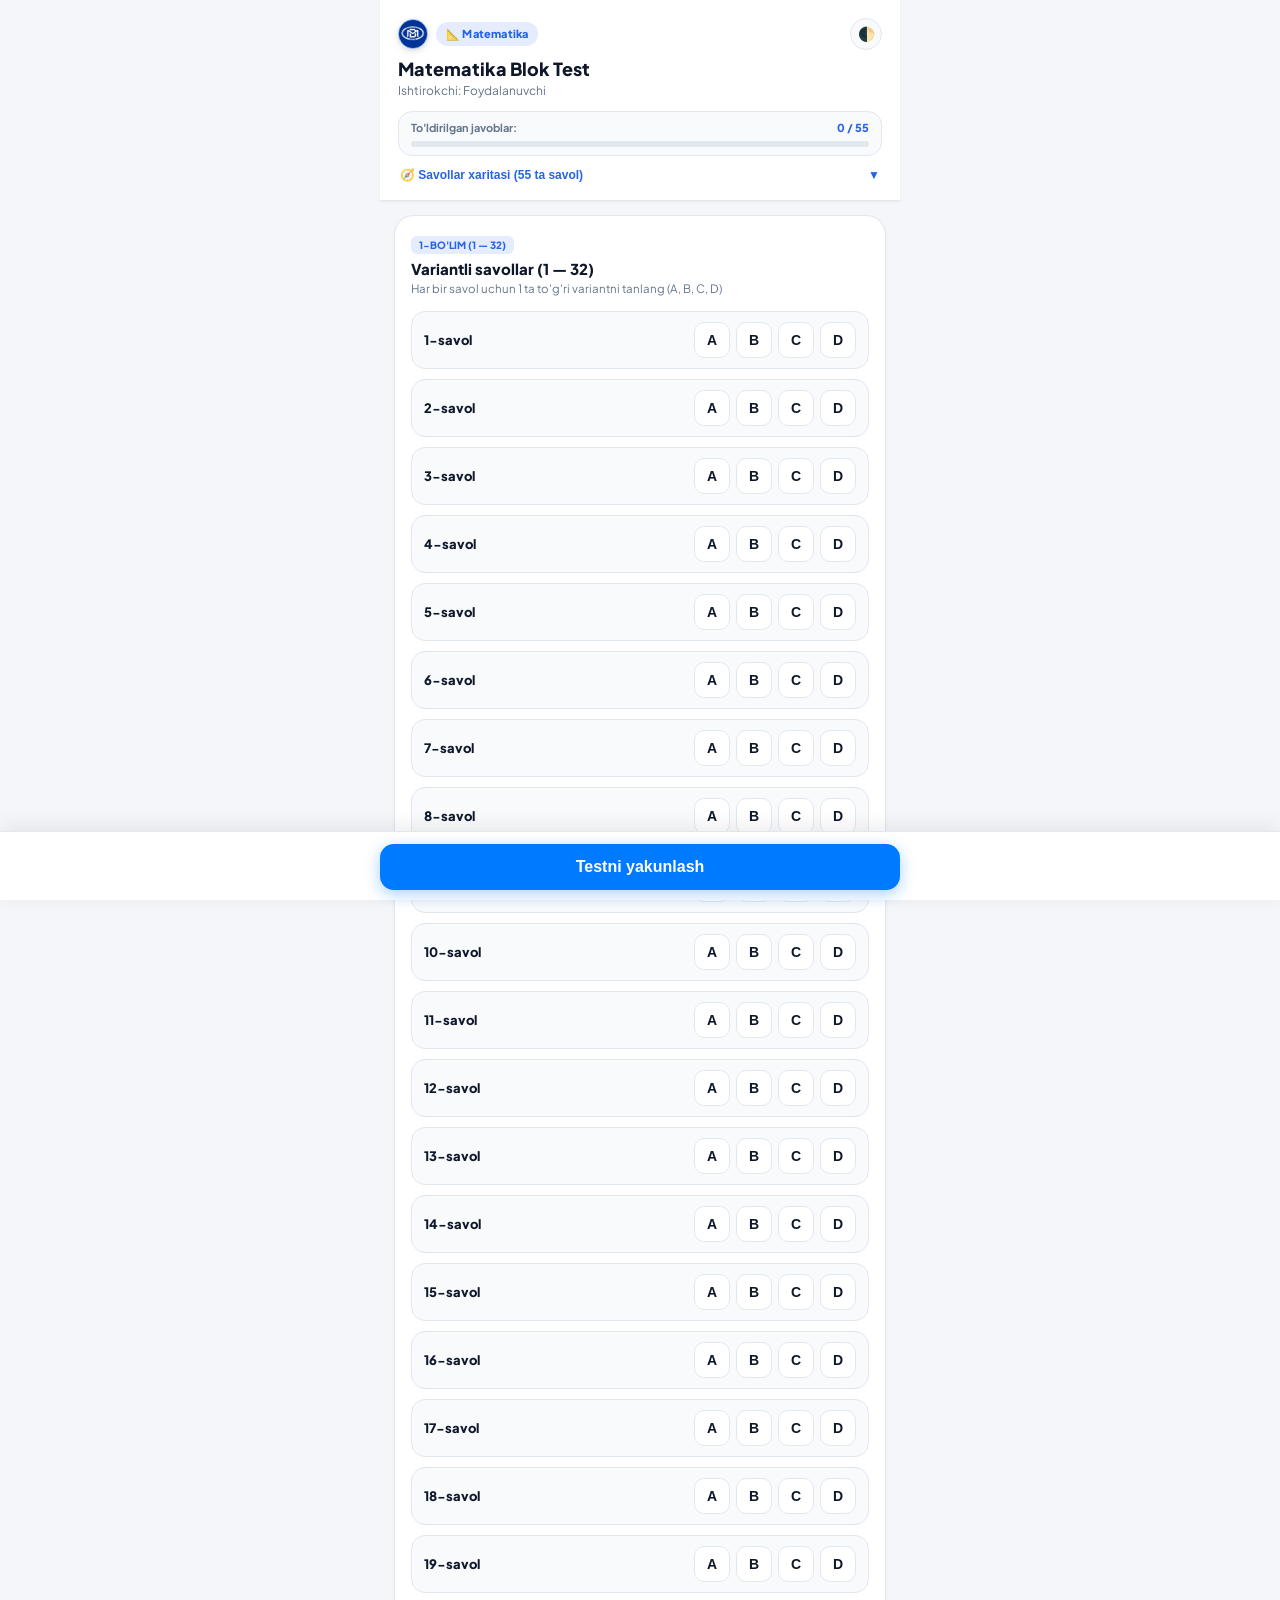
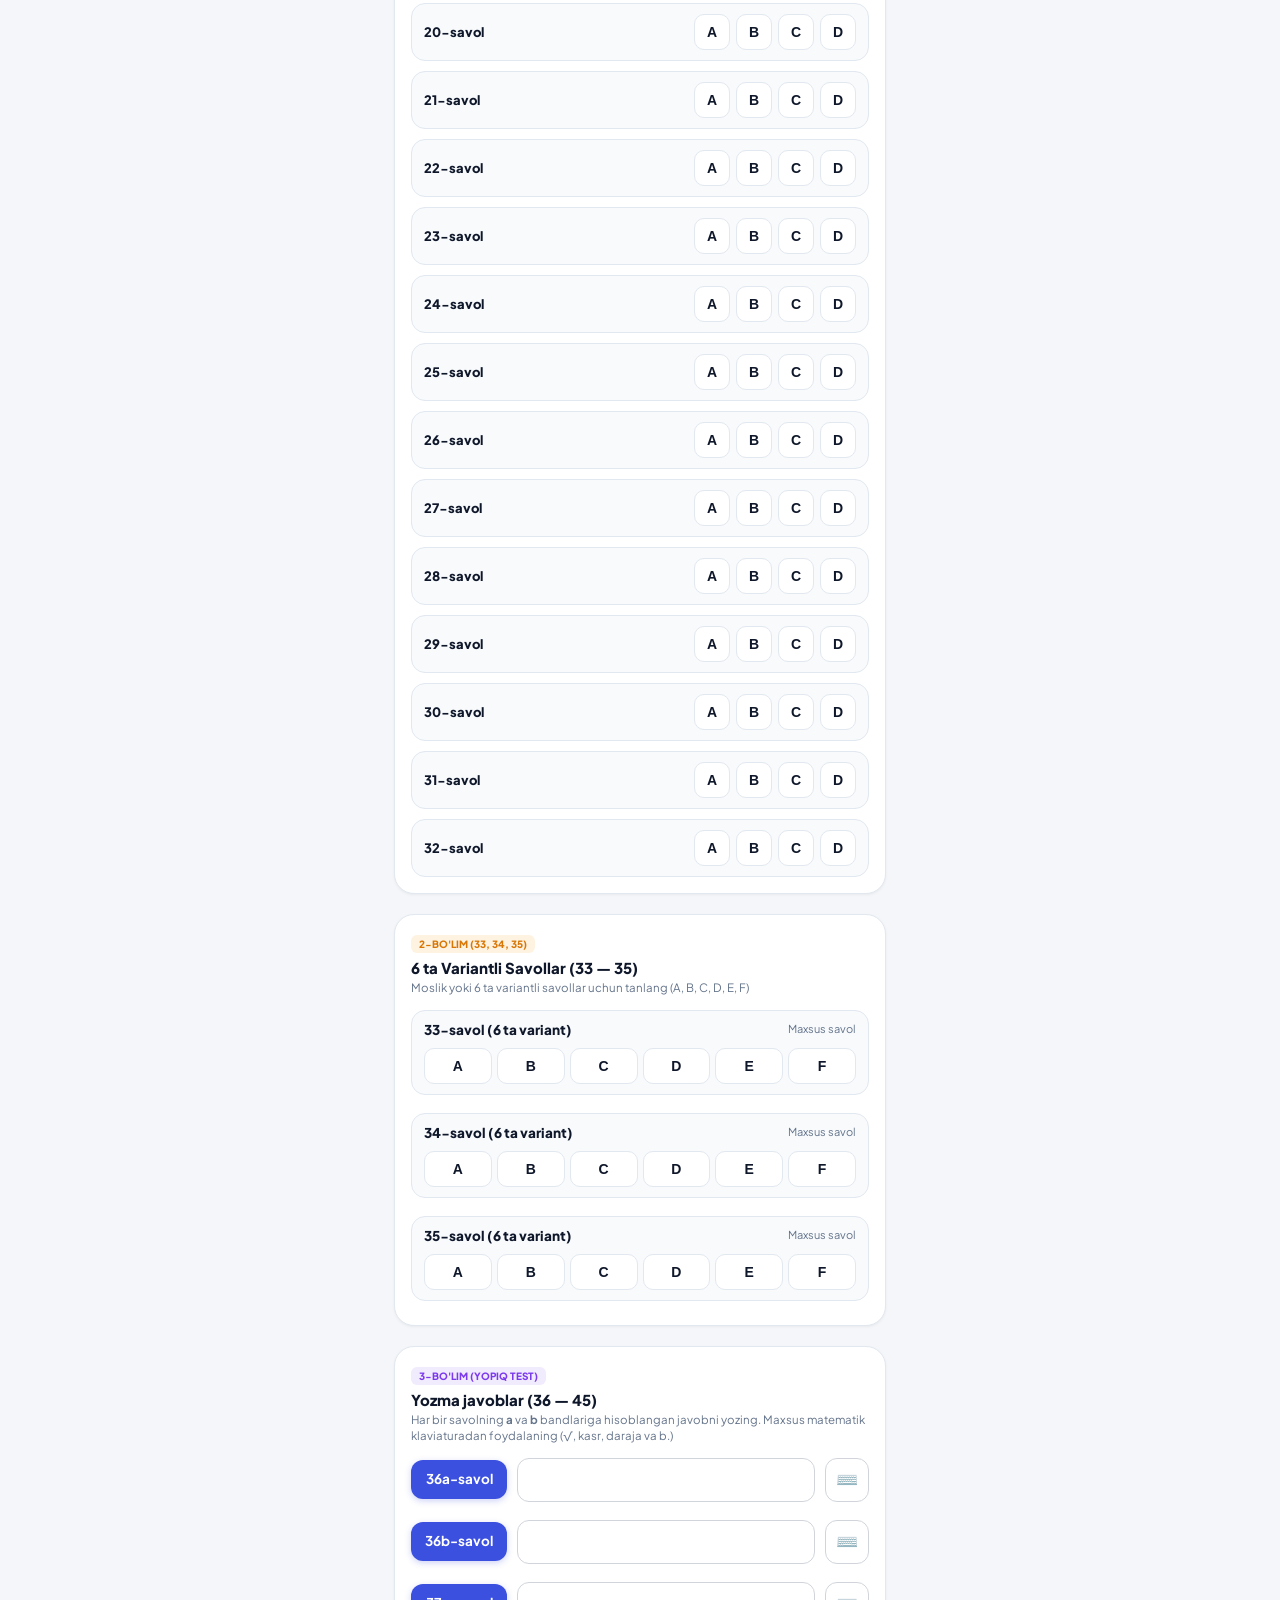
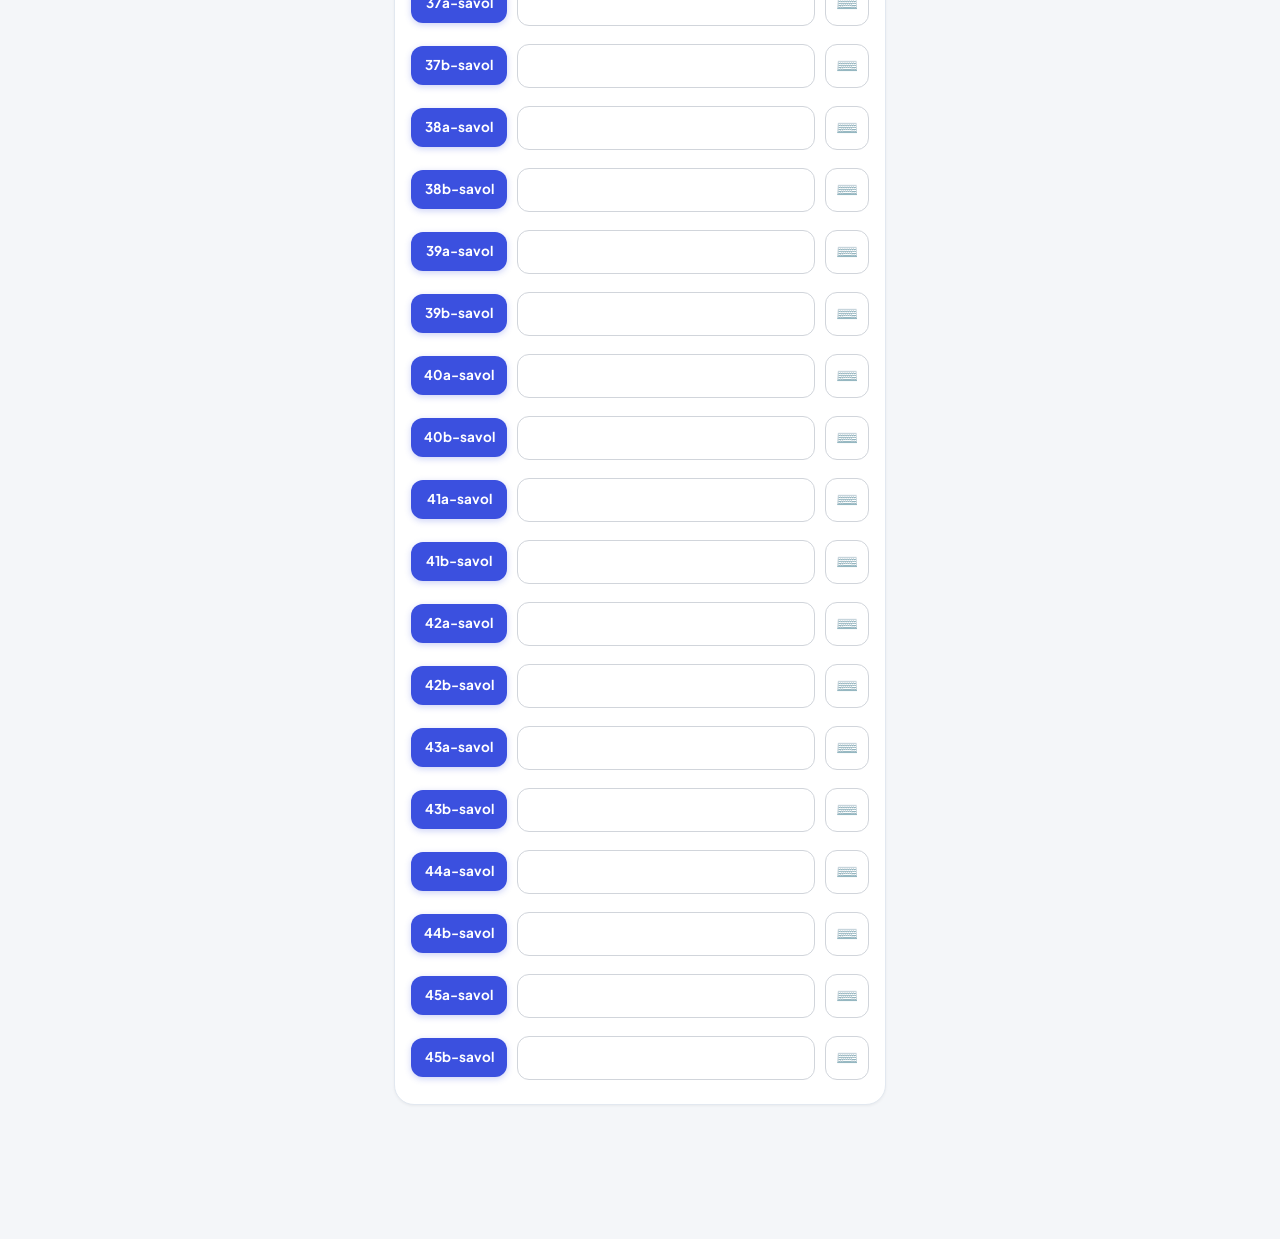
<file: test_webapp/index.html>
<!DOCTYPE html>
<html lang="uz">
<head>
  <meta charset="UTF-8">
  <meta name="viewport" content="width=device-width, initial-scale=1.0, maximum-scale=1.0, user-scalable=no, viewport-fit=cover">
  <title>Test Tekshirish Tizimi</title>
  <link rel="preconnect" href="https://fonts.googleapis.com">
  <link rel="preconnect" href="https://fonts.gstatic.com" crossorigin>
  <link href="https://fonts.googleapis.com/css2?family=Plus+Jakarta+Sans:wght@400;500;600;700;800;900&display=swap" rel="stylesheet">
  <!-- Telegram WebApp SDK -->
  <script src="https://telegram.org/js/telegram-web-app.js"></script>
  <link rel="stylesheet" href="css/test_style.css">
</head>
<body>

  <!-- =========================================
       MAVZUGA MOS ANIMATSIYALI INTRO EKRAN
       ========================================= -->
  <div class="intro-splash-screen" id="intro-splash">
    <!-- Suzuvchi Matematik Formulalar -->
    <div class="floating-math-bg">
      <div class="math-particle math-p1">∫ f(x)dx</div>
      <div class="math-particle math-p2">∑ n=1^∞</div>
      <div class="math-particle math-p3">√x² + y²</div>
      <div class="math-particle math-p4">lim x→∞</div>
      <div class="math-particle math-p5">π ≈ 3.1415</div>
      <div class="math-particle math-p6">Δ = b²-4ac</div>
      <div class="math-particle math-p7">sin²α + cos²α = 1</div>
      <div class="math-particle math-p8">e^(iπ) + 1 = 0</div>
    </div>

    <!-- Asosiy Card Kontenti -->
    <div class="intro-content-card">
      <div class="intro-logo-wrapper">
        <div class="intro-glow-bg"></div>
        <svg class="intro-svg-ring" viewBox="0 0 100 100">
          <circle cx="50" cy="50" r="46" fill="none" stroke="rgba(99, 102, 241, 0.3)" stroke-width="3" stroke-dasharray="10 6" />
          <circle cx="50" cy="50" r="46" fill="none" stroke="#38bdf8" stroke-width="3.5" stroke-dasharray="75 190" stroke-linecap="round" />
        </svg>
        <div class="intro-logo-circle">
          <img src="img/bm_logo.png" class="intro-logo-img" alt="Buxoriylar Maktabi Logo">
        </div>
      </div>

      <div class="intro-brand-badge">🎓 BUXORIYLAR MAKTABI</div>
      <h1 class="intro-app-title">BM RASH TEST</h1>

      <div class="intro-test-meta">
        <span class="intro-meta-pill highlight">BM RASH</span>
        <span class="intro-meta-pill">55 ta savol (45 ta topshiriq)</span>
        <span class="intro-meta-pill">Milliy sertifikat</span>
      </div>

      <div class="intro-user-pill" id="intro-user-name">
        Ishtirokchi: <strong>Tayyorlanmoqda...</strong>
      </div>

      <div class="intro-loader-box">
        <div class="intro-loader-track">
          <div class="intro-loader-bar" id="intro-loader-bar"></div>
        </div>
        <div class="intro-loading-status" id="intro-loading-status">
          <span>✨ Test tizimi yuklanmoqda...</span>
        </div>
      </div>
    </div>
  </div>

  <!-- =========================================
       ASOSIY KONTEYNER
       ========================================= -->
  <div class="test-container" id="test-app">

    <!-- 1. YUQORI HEADER -->
    <header class="test-header">
      <div class="header-top-row">
        <div class="header-brand-wrap">
          <img src="img/bm_logo.png" class="header-bm-logo" alt="BM Logo">
          <div class="header-badge" id="test-subject-badge">📐 Matematika</div>
        </div>
        <div class="header-actions">
          <button class="theme-toggle-btn" onclick="TestApp.toggleTheme()" title="Mavzu">🌓</button>
        </div>
      </div>

      <h1 class="test-title" id="test-title-display">Test yuklanmoqda...</h1>
      <p class="test-subtitle" id="user-welcome-text">Ishtirokchi: yuklanmoqda...</p>

      <!-- Progress bar & Tracker -->
      <div class="progress-section">
        <div class="progress-info-row">
          <span class="progress-label">To'ldirilgan javoblar:</span>
          <span class="progress-count" id="answered-counter">0 / 55</span>
        </div>
        <div class="progress-bar-track">
          <div class="progress-bar-fill" id="progress-bar-fill" style="width: 0%;"></div>
        </div>
      </div>

      <!-- Savollar xaritasi ochish tugmasi -->
      <button class="btn-toggle-map" onclick="TestApp.toggleNavMap()">
        <span>🧭 Savollar xaritasi (55 ta savol)</span>
        <span id="map-arrow-icon">▼</span>
      </button>

      <!-- Tezkor Savollar Xaritasi (Grid) -->
      <div class="questions-nav-map" id="questions-nav-map" style="display: none;">
        <div class="map-grid" id="map-grid">
          <!-- JS orqali to'ldiriladi: 1-55 -->
        </div>
      </div>
    </header>

    <!-- 2. SAVOLLAR RO'YXATI -->
    <main class="questions-list-wrapper">

      <!-- BO'LIM 1: 1-32 Variantli Savollar (A, B, C, D) -->
      <section class="section-group">
        <div class="section-group-header">
          <div class="section-badge">1-BO'LIM (1 — 32)</div>
          <h2 class="section-heading">Variantli savollar (1 — 32)</h2>
          <span class="section-subtext">Har bir savol uchun 1 ta to'g'ri variantni tanlang (A, B, C, D)</span>
        </div>
        <div class="questions-list" id="questions-part-1">
          <!-- JS orqali 1-32 savollar chiqariladi -->
        </div>
      </section>

      <!-- BO'LIM 2: 33, 34, 35 (6 ta variantli: A, B, C, D, E, F) -->
      <section class="section-group">
        <div class="section-group-header">
          <div class="section-badge special-badge">2-BO'LIM (33, 34, 35)</div>
          <h2 class="section-heading">6 ta Variantli Savollar (33 — 35)</h2>
          <span class="section-subtext">Moslik yoki 6 ta variantli savollar uchun tanlang (A, B, C, D, E, F)</span>
        </div>
        <div class="questions-list" id="questions-part-2">
          <!-- JS orqali 33, 34, 35 savollar chiqariladi -->
        </div>
      </section>

      <!-- BO'LIM 3: 36-45 Yopiq Yozma Savollar -->
      <section class="section-group">
        <div class="section-group-header">
          <div class="section-badge math-badge">3-BO'LIM (YOPIQ TEST)</div>
          <h2 class="section-heading">Yozma javoblar (36 — 45)</h2>
          <span class="section-subtext">Har bir savolning <b>a</b> va <b>b</b> bandlariga hisoblangan javobni yozing. Maxsus matematik klaviaturadan foydalaning (√, kasr, daraja va b.)</span>
        </div>
        <div class="questions-list" id="questions-part-3">
          <!-- JS orqali 36a-45b savollar chiqariladi -->
        </div>
      </section>

    </main>

    <!-- 3. PASTKI SUZUVCHI TOPSHIRISH PANELI -->
    <footer class="bottom-submit-dock">
      <div class="submit-dock-inner">
        <button class="btn-submit-test" id="btn-submit-test" onclick="TestApp.openConfirmSubmitModal()">
          Testni yakunlash
        </button>
      </div>
    </footer>

  </div> <!-- /.test-container -->

  <!-- =========================================
       4. INTERAKTIV MATEMATIK KLAVIATURA
       ========================================= -->
  <div class="math-keyboard-panel" id="math-keyboard-panel">
    
    <!-- 1. YUQORI BOSHQARUV: Maydon Nomi + Jonli Kiritish + Tayyor Tugmasi -->
    <div class="kb-top-bar">
      <div class="kb-target-wrap">
        <span class="kb-target-badge" id="keyboard-target-name">36a</span>
        <input type="text" class="kb-live-input" id="keyboard-live-input" placeholder="Javobni kiriting..." oninput="MathKeyboard.onLiveInput(this.value)">
      </div>
      <button type="button" class="kb-done-btn" onclick="MathKeyboard.close()">Tayyor ✓</button>
    </div>

    <!-- 2. BO'LIMLAR TUGMALARI (Segmented Control Tabs) -->
    <div class="kb-tabs-bar">
      <button type="button" class="kb-tab-btn active" id="kb-tab-math" onclick="MathKeyboard.switchTab('math')">🔢 Raqam & Belgilar</button>
      <button type="button" class="kb-tab-btn" id="kb-tab-func" onclick="MathKeyboard.switchTab('func')">📐 Funksiya</button>
      <button type="button" class="kb-tab-btn" id="kb-tab-vars" onclick="MathKeyboard.switchTab('vars')">🔤 Harflar</button>
    </div>

    <!-- 3. TUGMALAR TANASI -->
    <!-- TAB 1: Asosiy Raqam va Belgilar -->
    <div class="kb-body" id="keyboard-body-math">
      <div class="kb-row">
        <button type="button" class="kb-key kb-func" onclick="MathKeyboard.insert('√(')">√</button>
        <button type="button" class="kb-key kb-func" onclick="MathKeyboard.insert('²')">x²</button>
        <button type="button" class="kb-key kb-func" onclick="MathKeyboard.insert('³')">x³</button>
        <button type="button" class="kb-key kb-func" onclick="MathKeyboard.insert('^')">^</button>
        <button type="button" class="kb-key kb-func" onclick="MathKeyboard.insert('/')">/</button>
        <button type="button" class="kb-key kb-func" onclick="MathKeyboard.insert('π')">π</button>
      </div>
      <div class="kb-row">
        <button type="button" class="kb-key kb-func" onclick="MathKeyboard.insert('(')">(</button>
        <button type="button" class="kb-key kb-func" onclick="MathKeyboard.insert(')')">)</button>
        <button type="button" class="kb-key kb-func" onclick="MathKeyboard.insert('±')">±</button>
        <button type="button" class="kb-key kb-func" onclick="MathKeyboard.insert('+')">+</button>
        <button type="button" class="kb-key kb-func" onclick="MathKeyboard.insert('-')">−</button>
        <button type="button" class="kb-key kb-func" onclick="MathKeyboard.insert('*')">×</button>
      </div>
      <div class="kb-row">
        <button type="button" class="kb-key" onclick="MathKeyboard.insert('7')">7</button>
        <button type="button" class="kb-key" onclick="MathKeyboard.insert('8')">8</button>
        <button type="button" class="kb-key" onclick="MathKeyboard.insert('9')">9</button>
        <button type="button" class="kb-key kb-action" onclick="MathKeyboard.clear()">C</button>
        <button type="button" class="kb-key kb-backspace" onclick="MathKeyboard.backspace()">⌫</button>
      </div>
      <div class="kb-row">
        <button type="button" class="kb-key" onclick="MathKeyboard.insert('4')">4</button>
        <button type="button" class="kb-key" onclick="MathKeyboard.insert('5')">5</button>
        <button type="button" class="kb-key" onclick="MathKeyboard.insert('6')">6</button>
        <button type="button" class="kb-key" onclick="MathKeyboard.insert('.')">.</button>
        <button type="button" class="kb-key" onclick="MathKeyboard.insert('-')">-</button>
        <button type="button" class="kb-key" onclick="MathKeyboard.insert('=')">=</button>
      </div>
      <div class="kb-row">
        <button type="button" class="kb-key" onclick="MathKeyboard.insert('1')">1</button>
        <button type="button" class="kb-key" onclick="MathKeyboard.insert('2')">2</button>
        <button type="button" class="kb-key" onclick="MathKeyboard.insert('3')">3</button>
        <button type="button" class="kb-key" onclick="MathKeyboard.insert('0')">0</button>
        <button type="button" class="kb-key kb-nav" onclick="MathKeyboard.prevField()">◀ Oldingi</button>
        <button type="button" class="kb-key kb-nav kb-nav-next" onclick="MathKeyboard.nextField()">Keyingi ▶</button>
      </div>
    </div>

    <!-- TAB 2: Funksiyalar -->
    <div class="kb-body" id="keyboard-body-func" style="display: none;">
      <div class="kb-row">
        <button type="button" class="kb-key kb-func" onclick="MathKeyboard.insert('sin(')">sin</button>
        <button type="button" class="kb-key kb-func" onclick="MathKeyboard.insert('cos(')">cos</button>
        <button type="button" class="kb-key kb-func" onclick="MathKeyboard.insert('tg(')">tg</button>
        <button type="button" class="kb-key kb-func" onclick="MathKeyboard.insert('ctg(')">ctg</button>
        <button type="button" class="kb-key kb-backspace" onclick="MathKeyboard.backspace()">⌫</button>
      </div>
      <div class="kb-row">
        <button type="button" class="kb-key kb-func" onclick="MathKeyboard.insert('log(')">log</button>
        <button type="button" class="kb-key kb-func" onclick="MathKeyboard.insert('ln(')">ln</button>
        <button type="button" class="kb-key kb-func" onclick="MathKeyboard.insert('lg(')">lg</button>
        <button type="button" class="kb-key kb-func" onclick="MathKeyboard.insert('|')">|x|</button>
        <button type="button" class="kb-key kb-func" onclick="MathKeyboard.insert('∞')">∞</button>
      </div>
      <div class="kb-row">
        <button type="button" class="kb-key kb-func" onclick="MathKeyboard.insert('≤')">≤</button>
        <button type="button" class="kb-key kb-func" onclick="MathKeyboard.insert('≥')">≥</button>
        <button type="button" class="kb-key kb-func" onclick="MathKeyboard.insert('<')">&lt;</button>
        <button type="button" class="kb-key kb-func" onclick="MathKeyboard.insert('>')">&gt;</button>
        <button type="button" class="kb-key kb-func" onclick="MathKeyboard.insert('≠')">≠</button>
      </div>
      <div class="kb-row">
        <button type="button" class="kb-key kb-action" onclick="MathKeyboard.clear()">C</button>
        <button type="button" class="kb-key kb-func" onclick="MathKeyboard.insert('(')">(</button>
        <button type="button" class="kb-key kb-func" onclick="MathKeyboard.insert(')')">)</button>
        <button type="button" class="kb-key kb-nav" onclick="MathKeyboard.prevField()">◀ Oldingi</button>
        <button type="button" class="kb-key kb-nav kb-nav-next" onclick="MathKeyboard.nextField()">Keyingi ▶</button>
      </div>
    </div>

    <!-- TAB 3: Harflar -->
    <div class="kb-body" id="keyboard-body-vars" style="display: none;">
      <div class="kb-row">
        <button type="button" class="kb-key" onclick="MathKeyboard.insert('x')">x</button>
        <button type="button" class="kb-key" onclick="MathKeyboard.insert('y')">y</button>
        <button type="button" class="kb-key" onclick="MathKeyboard.insert('z')">z</button>
        <button type="button" class="kb-key" onclick="MathKeyboard.insert('a')">a</button>
        <button type="button" class="kb-key" onclick="MathKeyboard.insert('b')">b</button>
        <button type="button" class="kb-key kb-backspace" onclick="MathKeyboard.backspace()">⌫</button>
      </div>
      <div class="kb-row">
        <button type="button" class="kb-key" onclick="MathKeyboard.insert('c')">c</button>
        <button type="button" class="kb-key" onclick="MathKeyboard.insert('k')">k</button>
        <button type="button" class="kb-key" onclick="MathKeyboard.insert('n')">n</button>
        <button type="button" class="kb-key" onclick="MathKeyboard.insert('m')">m</button>
        <button type="button" class="kb-key" onclick="MathKeyboard.insert('t')">t</button>
        <button type="button" class="kb-key" onclick="MathKeyboard.insert('r')">r</button>
      </div>
      <div class="kb-row">
        <button type="button" class="kb-key" onclick="MathKeyboard.insert('α')">α</button>
        <button type="button" class="kb-key" onclick="MathKeyboard.insert('β')">β</button>
        <button type="button" class="kb-key" onclick="MathKeyboard.insert('γ')">γ</button>
        <button type="button" class="kb-key" onclick="MathKeyboard.insert(';')">;</button>
        <button type="button" class="kb-key" onclick="MathKeyboard.insert(',')">,</button>
        <button type="button" class="kb-key kb-action" onclick="MathKeyboard.clear()">C</button>
      </div>
      <div class="kb-row">
        <button type="button" class="kb-key kb-space" onclick="MathKeyboard.insert(' ')" style="flex: 1.5;">probel ␣</button>
        <button type="button" class="kb-key kb-nav" onclick="MathKeyboard.prevField()">◀ Oldingi</button>
        <button type="button" class="kb-key kb-nav kb-nav-next" onclick="MathKeyboard.nextField()">Keyingi ▶</button>
      </div>
    </div>
  </div>

  <!-- =========================================
       5. TOPSHIRISHNI TASDIQLASH MODALI
       ========================================= -->
  <div class="modal-overlay" id="confirm-modal">
    <div class="modal-card">
      <div class="modal-icon-circle">📝</div>
      <h3 class="modal-heading">Testni yakunlaysizmi?</h3>
      <p class="modal-desc">Siz belgilagan barcha javoblar tizim tomonidan tekshiriladi va natija darhol hisoblanadi.</p>
      
      <div class="modal-stats-summary">
        <div class="m-stat-item">
          <strong id="m-stat-answered">0</strong>
          <span>Belgilangan</span>
        </div>
        <div class="m-stat-item warn">
          <strong id="m-stat-empty">0</strong>
          <span>Qolib ketgan</span>
        </div>
      </div>

      <div class="modal-buttons">
        <button class="btn-modal-cancel" onclick="TestApp.closeConfirmSubmitModal()">Davom etish (Bekor)</button>
        <button class="btn-modal-confirm" id="btn-final-submit" onclick="TestApp.submitTestNow()">Ha, topshirish 🚀</button>
      </div>
    </div>
  </div>

  <!-- =========================================
       6. NATIJA EKRANI (ANIMATSIYALI CHECKMARK MODALI)
       ========================================= -->
  <div class="modal-overlay" id="result-modal">
    <div class="result-card">
      
      <div class="success-checkmark-box">
        <div class="success-pulse-ring"></div>
        <div class="success-circle-icon">
          <svg class="success-svg-check" viewBox="0 0 52 52">
            <circle class="success-circle-bg" cx="26" cy="26" r="24" fill="none"/>
            <path class="success-check-path" fill="none" d="M14.1 27.2l7.1 7.2 16.7-16.8"/>
          </svg>
        </div>
      </div>

      <h2 class="result-title">Test Yakunlandi! 🎉</h2>
      <p class="result-subtitle" id="result-user-name">Shaxriyor Eshimbetov</p>

      <div id="result-grade-container" style="margin: 14px auto 6px; padding: 10px 18px; border-radius: 14px; background: linear-gradient(135deg, rgba(245, 158, 11, 0.15), rgba(234, 88, 12, 0.15)); border: 1.5px solid #F59E0B; display: inline-flex; align-items: center; justify-content: center; gap: 10px;">
        <span style="font-size: 26px;">🎖</span>
        <div style="text-align: left;">
          <div style="font-size: 11px; text-transform: uppercase; font-weight: 800; color: #D97706; letter-spacing: 0.5px;">Milliy Sertifikat Darajasi</div>
          <div style="font-size: 18px; font-weight: 900; color: #B45309;" id="result-grade-val">A+ (70.0 ball)</div>
        </div>
      </div>

      <div class="result-details-grid" style="margin-top: 14px;">
        <div class="r-detail-item success">
          <span class="r-icon">✅</span>
          <div>
            <strong id="r-correct-count">0 ta</strong>
            <p>To'g'ri javob</p>
          </div>
        </div>
        <div class="r-detail-item error">
          <span class="r-icon">❌</span>
          <div>
            <strong id="r-incorrect-count">0 ta</strong>
            <p>Noto'g'ri javob</p>
          </div>
        </div>
        <div class="r-detail-item empty">
          <span class="r-icon">⚪</span>
          <div>
            <strong id="r-unanswered-count">0 ta</strong>
            <p>Belgilanmagan</p>
          </div>
        </div>
      </div>

      <div class="result-actions" style="display: flex; flex-direction: column; gap: 10px; width: 100%; margin-top: 14px;">
        <div style="text-align:center; padding: 6px; font-size: 12px; color: var(--text-muted); font-weight: 500;">
          💡 Eslatma: To'g'ri javoblarni (kalitlarni) asosiy Profil ilovasidagi "Testlar" bo'limida tekshirishingiz mumkin.
        </div>
        <button class="btn-result-close" onclick="TestApp.closeWebApp()" style="margin-top: 0;">
          Botga qaytish ↩️
        </button>
      </div>

    </div>
  </div>

  <!-- =========================================
       7. JAVOBLAR TAHLILI VA XATOLAR MODALI
       ========================================= -->
  <div class="modal-overlay" id="analysis-modal" style="z-index: 10000;">
    <div class="modal-card" style="max-width: 95%; width: 440px; max-height: 85vh; display: flex; flex-direction: column; text-align: left; padding: 18px;">
      <div style="display: flex; justify-content: space-between; align-items: center; border-bottom: 1px solid var(--border); padding-bottom: 10px; margin-bottom: 10px;">
        <h3 style="font-size: 16px; font-weight: 800; color: var(--text-main); margin: 0;">🔍 Javoblar Tahlili (1 — 55)</h3>
        <button onclick="TestApp.closeAnswersAnalysis()" style="background: var(--bg-card-sub); border: 1px solid var(--border); border-radius: 8px; width: 30px; height: 30px; font-size: 16px; cursor: pointer;">✕</button>
      </div>
      
      <p style="font-size: 12px; color: var(--text-muted); margin-bottom: 10px;">Har bir savolda belgilangan javobingiz va to'g'ri kalit taqqoslanishi:</p>

      <div id="analysis-items-container" style="flex: 1; overflow-y: auto; display: flex; flex-direction: column; gap: 8px; padding-right: 4px; max-height: 55vh;">
        <!-- JS orqali to'ldiriladi -->
      </div>

      <div style="margin-top: 14px; border-top: 1px solid var(--border); padding-top: 10px;">
        <button class="btn-modal-cancel" onclick="TestApp.closeAnswersAnalysis()" style="width: 100%; border-radius: 10px; padding: 10px; font-weight: 700;">
          Yopish
        </button>
      </div>
    </div>
  </div>

  <!-- Skriptlar -->
  <script src="js/math_keyboard.js"></script>
  <script src="js/test_app.js"></script>
</body>
</html>
</file>
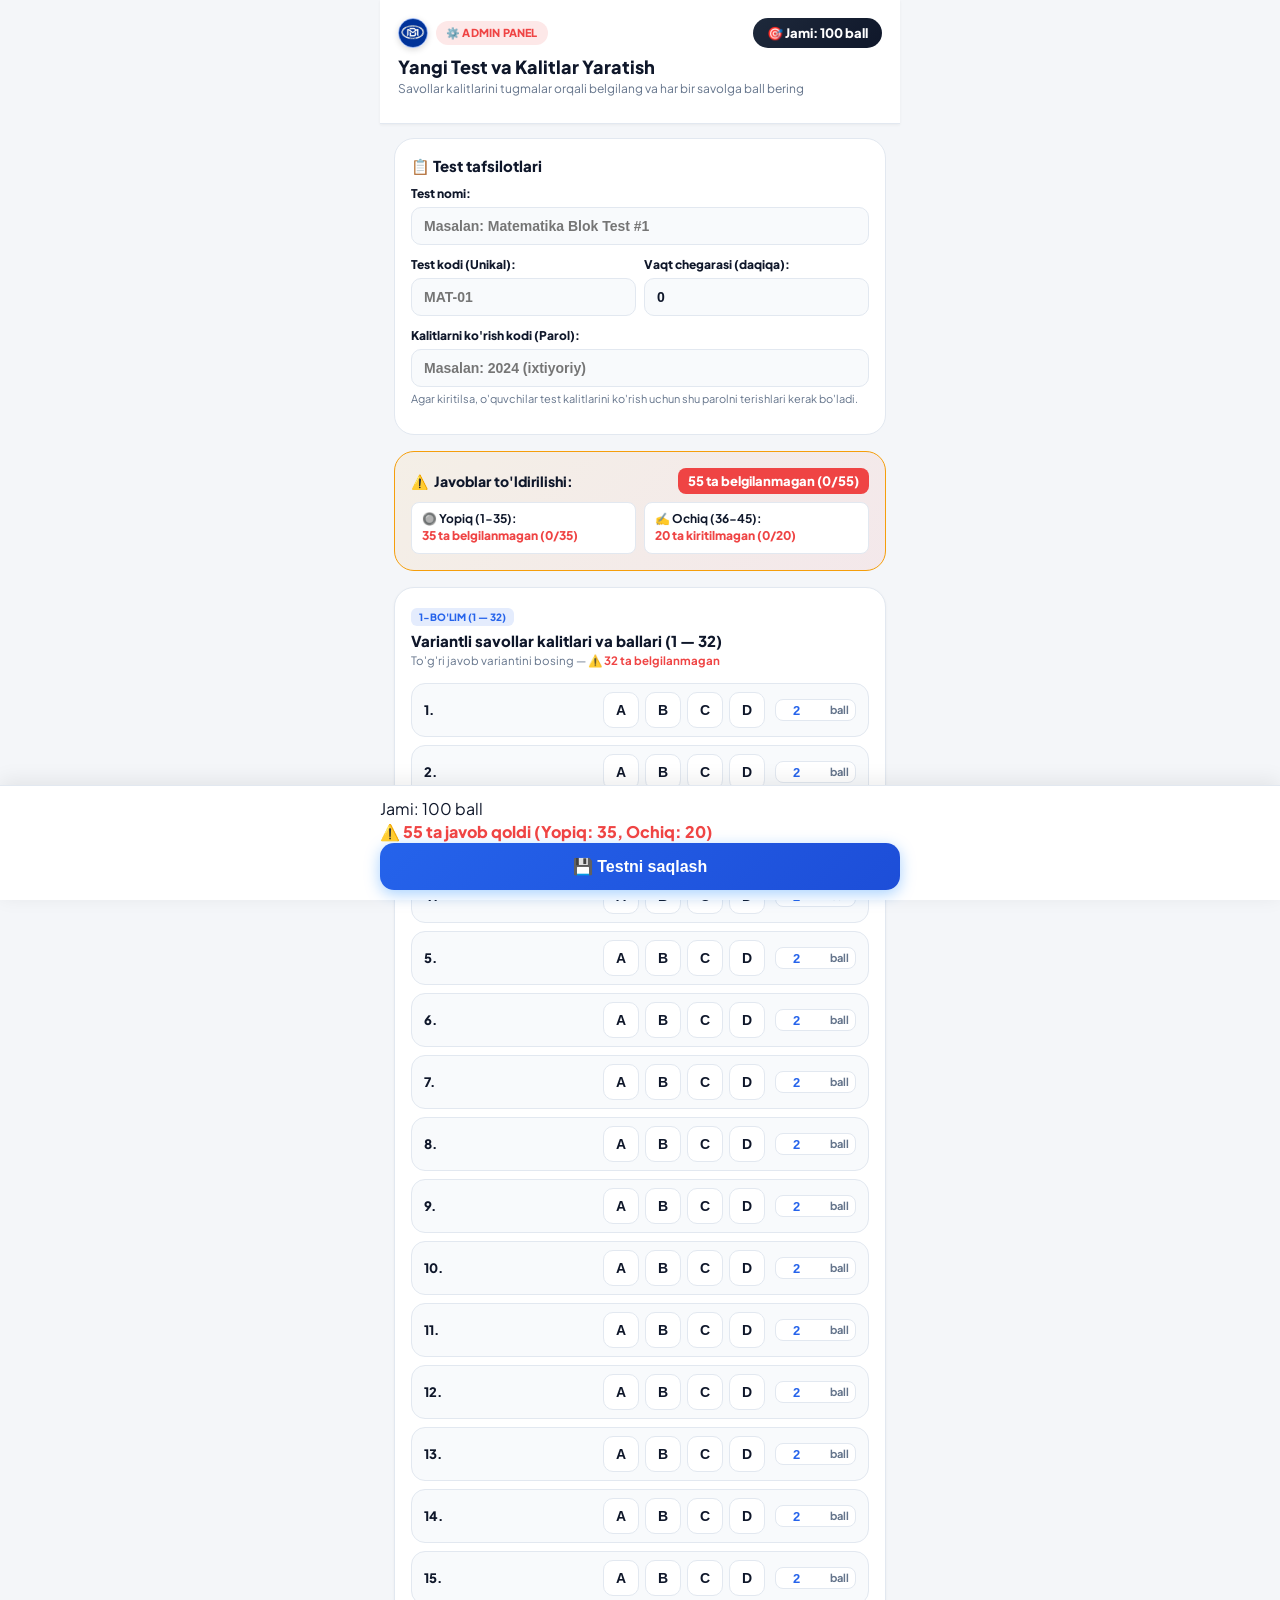
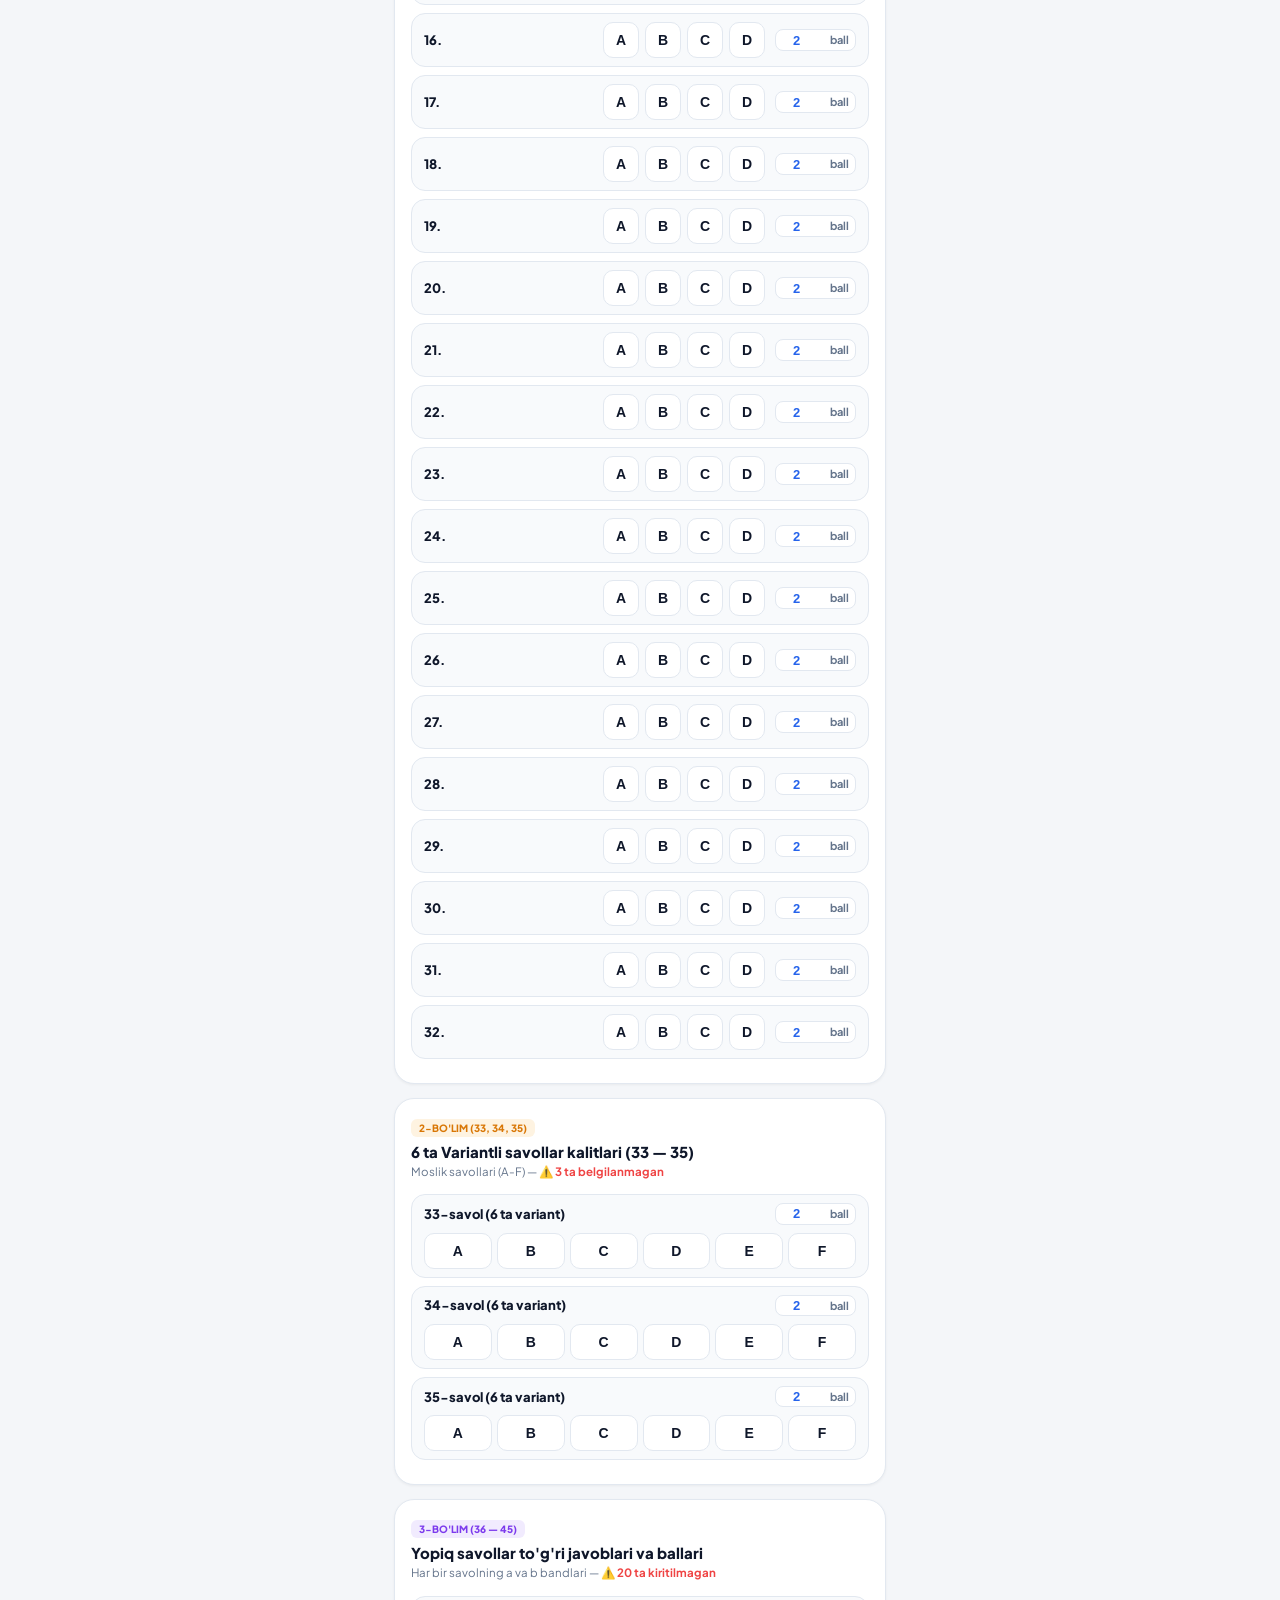
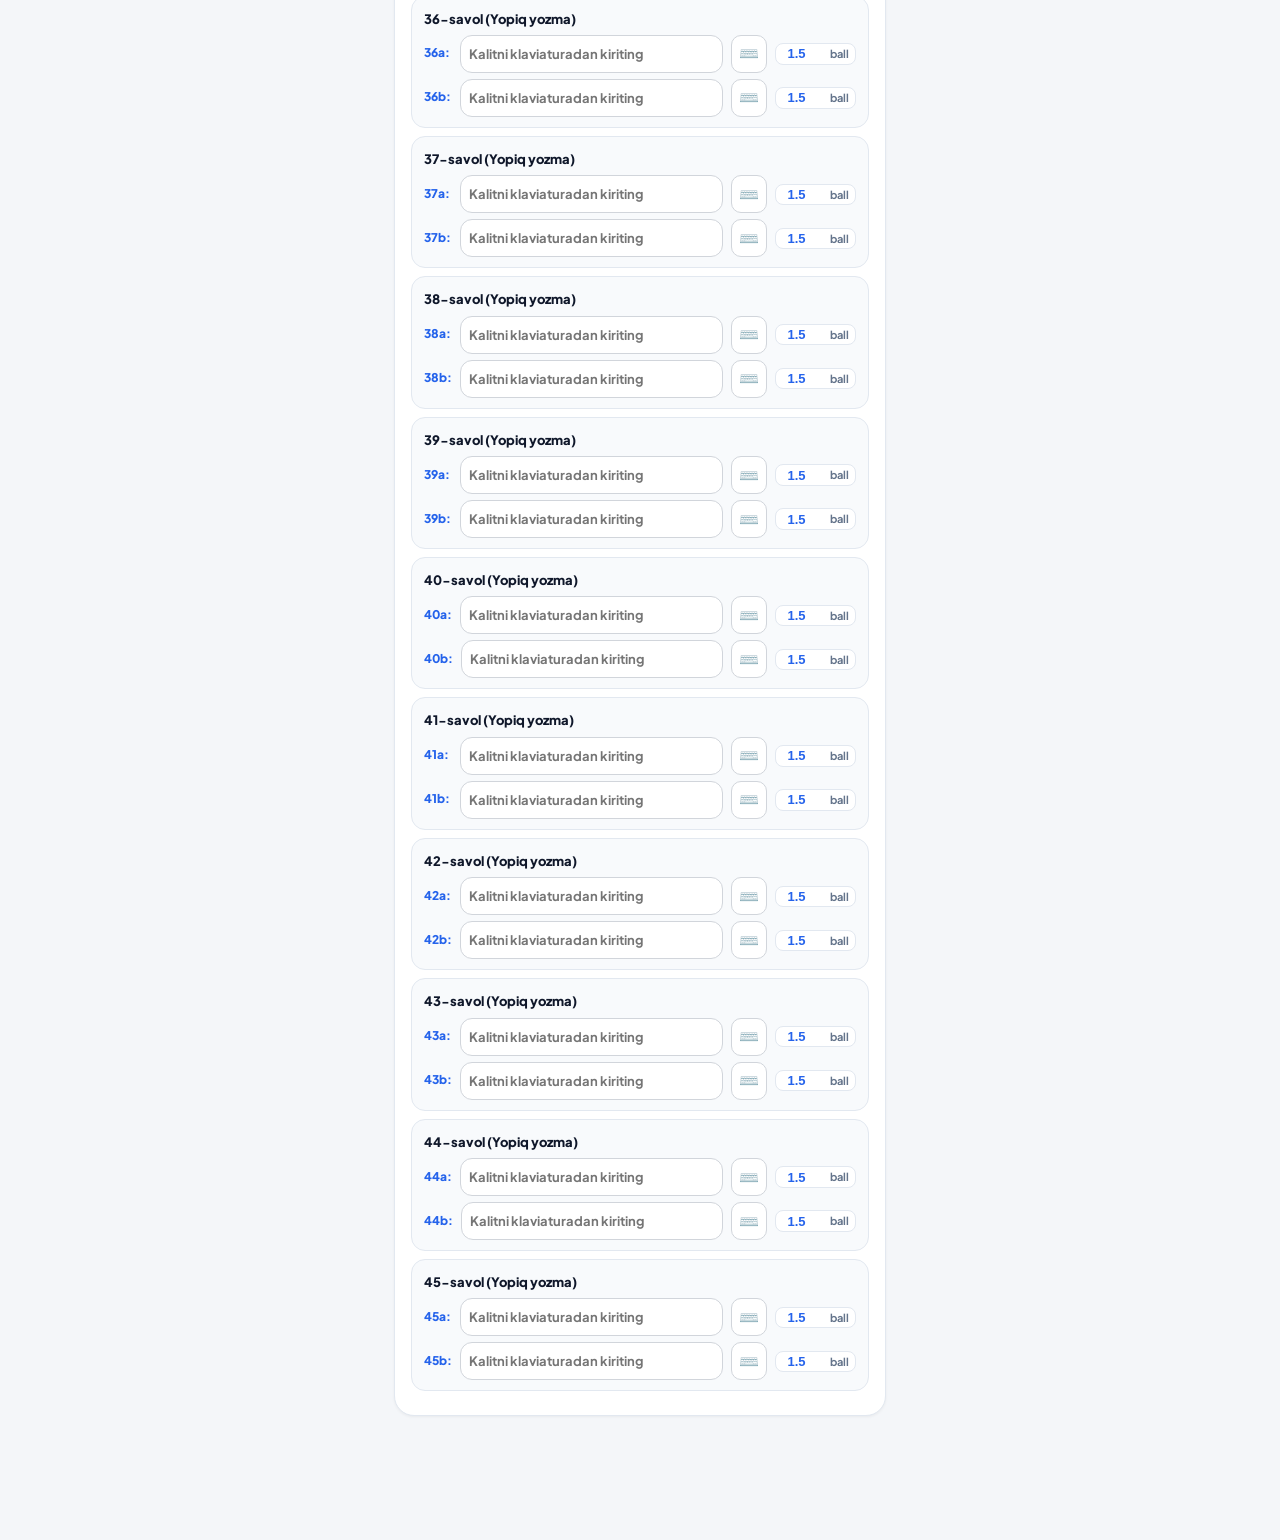
<file: test_webapp/admin.html>
<!DOCTYPE html>
<html lang="uz">
<head>
  <meta charset="UTF-8">
  <meta name="viewport" content="width=device-width, initial-scale=1.0, maximum-scale=1.0, user-scalable=no, viewport-fit=cover">
  <title>Admin — Test va Kalitlar Yaratish</title>
  <link rel="preconnect" href="https://fonts.googleapis.com">
  <link rel="preconnect" href="https://fonts.gstatic.com" crossorigin>
  <link href="https://fonts.googleapis.com/css2?family=Plus+Jakarta+Sans:wght@400;500;600;700;800;900&display=swap" rel="stylesheet">
  <script src="https://telegram.org/js/telegram-web-app.js"></script>
  <link rel="stylesheet" href="css/test_style.css">
  <style>
    .admin-card {
      background: var(--bg-card);
      border-radius: var(--radius-lg);
      padding: 16px;
      border: 1px solid var(--border);
      margin-bottom: 16px;
    }
    .form-group {
      margin-bottom: 12px;
    }
    .form-label {
      display: block;
      font-size: 12px;
      font-weight: 800;
      color: var(--text-main);
      margin-bottom: 4px;
    }
    .form-input {
      width: 100%;
      background: var(--bg-card-sub);
      border: 1.5px solid var(--border);
      border-radius: 10px;
      padding: 10px 12px;
      font-size: 14px;
      font-weight: 600;
      color: var(--text-main);
      outline: none;
    }
    .form-input:focus {
      border-color: var(--primary);
    }
    .q-admin-row {
      display: flex;
      align-items: center;
      justify-content: space-between;
      gap: 10px;
      background: var(--bg-card-sub);
      border: 1px solid var(--border);
      border-radius: var(--radius-md);
      padding: 8px 12px;
      margin-bottom: 8px;
    }
    .q-admin-num {
      font-size: 13px;
      font-weight: 800;
      min-width: 32px;
    }
    .score-input-wrap {
      display: flex;
      align-items: center;
      gap: 4px;
      background: var(--bg-card);
      border: 1px solid var(--border);
      border-radius: 8px;
      padding: 2px 6px;
    }
    .score-input {
      width: 44px;
      border: none;
      background: transparent;
      font-size: 13px;
      font-weight: 800;
      color: var(--primary);
      text-align: center;
      outline: none;
    }
    .score-unit {
      font-size: 11px;
      font-weight: 700;
      color: var(--text-muted);
    }
    .open-admin-box {
      background: var(--bg-card-sub);
      border: 1px solid var(--border);
      border-radius: var(--radius-md);
      padding: 10px 12px;
      margin-bottom: 8px;
    }
    .open-admin-sub-row {
      display: flex;
      align-items: center;
      justify-content: space-between;
      gap: 8px;
      margin-top: 6px;
    }
    .open-val-input {
      flex: 1;
      background: var(--bg-card);
      border: 1px solid var(--border);
      border-radius: 8px;
      padding: 6px 10px;
      font-size: 13px;
      font-weight: 700;
      color: var(--text-main);
      outline: none;
    }
    .floating-total-badge {
      background: linear-gradient(135deg, #1E293B, #0F172A);
      color: #FFFFFF;
      padding: 6px 14px;
      border-radius: var(--radius-full);
      font-size: 13px;
      font-weight: 800;
      display: inline-flex;
      align-items: center;
      gap: 4px;
    }
  </style>
</head>
<body>

  <!-- =========================================
       ADMIN UCHUN ANIMATSIYALI INTRO EKRAN (Tez ochilish uchun yashirildi)
       ========================================= -->
  <div class="intro-splash-screen" id="intro-splash" style="display: none;"></div>

  <div class="test-container" style="padding-bottom: 110px;">
    
    <!-- HEADER -->
    <header class="test-header">
      <div class="header-top-row">
        <div class="header-brand-wrap">
          <img src="img/bm_logo.png" class="header-bm-logo" alt="BM Logo">
          <div class="header-badge" style="background: rgba(239, 68, 68, 0.12); color: #EF4444;">⚙️ ADMIN PANEL</div>
        </div>
        <div class="floating-total-badge" id="admin-total-badge">🎯 Jami: 100.0 ball</div>
      </div>
      <h1 class="test-title">Yangi Test va Kalitlar Yaratish</h1>
      <p class="test-subtitle">Savollar kalitlarini tugmalar orqali belgilang va har bir savolga ball bering</p>
    </header>

    <main style="padding: 14px;">
      
      <!-- 1. ASOSIY TEST MA'LUMOTLARI -->
      <div class="admin-card">
        <h3 style="font-size: 15px; font-weight: 800; margin-bottom: 10px;">📋 Test tafsilotlari</h3>
        
        <div class="form-group">
          <label class="form-label">Test nomi:</label>
          <input type="text" id="adm-test-title" class="form-input" placeholder="Masalan: Matematika Blok Test #1">
        </div>

        <div style="display: grid; grid-template-columns: 1fr 1fr; gap: 8px;">
          <div class="form-group">
            <label class="form-label">Test kodi (Unikal):</label>
            <input type="text" id="adm-test-code" class="form-input" placeholder="MAT-01">
          </div>
          <div class="form-group">
            <label class="form-label">Vaqt chegarasi (daqiqa):</label>
            <input type="number" id="adm-test-time" class="form-input" placeholder="0 - Cheksiz" value="0">
          </div>
        </div>
        
        <div class="form-group">
          <label class="form-label">Kalitlarni ko'rish kodi (Parol):</label>
          <input type="text" id="adm-test-key-code" class="form-input" placeholder="Masalan: 2024 (ixtiyoriy)">
          <div style="font-size: 11px; color: var(--text-muted); margin-top: 4px;">Agar kiritilsa, o'quvchilar test kalitlarini ko'rish uchun shu parolni terishlari kerak bo'ladi.</div>
        </div>
        <input type="hidden" id="adm-test-subject" value="Matematika">
      </div>

      <!-- JAVOBLAR HOLATI VA BELGILANMAGAN SAVOLLAR HISOBOBOTI -->
      <div class="admin-card" style="background: linear-gradient(135deg, rgba(245, 158, 11, 0.08), rgba(239, 68, 68, 0.08)); border: 1.5px solid #F59E0B; margin-bottom: 16px;">
        <div style="display: flex; justify-content: space-between; align-items: center; margin-bottom: 8px;">
          <span style="font-weight: 800; font-size: 14px; color: var(--text-main); display: flex; align-items: center; gap: 6px;">
            <span id="unfilled-status-icon">⚠️</span> 
            <span id="unfilled-status-title">Javoblar to'ldirilishi:</span>
          </span>
          <span id="unfilled-total-badge" style="font-size: 13px; font-weight: 900; padding: 4px 10px; border-radius: 8px; background: #EF4444; color: white;">55 ta belgilanmagan</span>
        </div>
        <div style="display: grid; grid-template-columns: 1fr 1fr; gap: 8px;">
          <div id="unfilled-closed-pill" style="padding: 8px 10px; border-radius: 8px; background: var(--bg-card); border: 1px solid var(--border); font-size: 12px; font-weight: 700;">
            🔘 <b>Yopiq (1-35):</b> <br><span id="unfilled-closed-count" style="color: #EF4444; font-weight: 800;">35 ta belgilanmagan</span>
          </div>
          <div id="unfilled-open-pill" style="padding: 8px 10px; border-radius: 8px; background: var(--bg-card); border: 1px solid var(--border); font-size: 12px; font-weight: 700;">
            ✍️ <b>Ochiq (36-45):</b> <br><span id="unfilled-open-count" style="color: #EF4444; font-weight: 800;">20 ta kiritilmagan</span>
          </div>
        </div>
      </div>

      <!-- 2. SAVOLLAR KALITLARI VA BALLARI (1-32) -->
      <section class="section-group" style="margin-bottom: 14px;">
        <div class="section-group-header">
          <div class="section-badge">1-BO'LIM (1 — 32)</div>
          <h2 class="section-heading">Variantli savollar kalitlari va ballari (1 — 32)</h2>
          <span class="section-subtext" id="sec-subtext-1">To'g'ri javob variantini bosing — <b id="cnt-sec-1" style="color: #EF4444;">32 ta belgilanmagan</b></span>
        </div>
        <div id="admin-part-1">
          <!-- JS orqali to'ldiriladi -->
        </div>
      </section>

      <!-- 3. 33, 34, 35 SAVOLLAR (6 ta variant) -->
      <section class="section-group" style="margin-bottom: 14px;">
        <div class="section-group-header">
          <div class="section-badge special-badge">2-BO'LIM (33, 34, 35)</div>
          <h2 class="section-heading">6 ta Variantli savollar kalitlari (33 — 35)</h2>
          <span class="section-subtext" id="sec-subtext-2">Moslik savollari (A-F) — <b id="cnt-sec-2" style="color: #EF4444;">3 ta belgilanmagan</b></span>
        </div>
        <div id="admin-part-2">
          <!-- JS orqali to'ldiriladi -->
        </div>
      </section>

      <!-- 4. 36-45 YOPIQ SAVOLLAR (a va b) -->
      <section class="section-group">
        <div class="section-group-header">
          <div class="section-badge math-badge">3-BO'LIM (36 — 45)</div>
          <h2 class="section-heading">Yopiq savollar to'g'ri javoblari va ballari</h2>
          <span class="section-subtext" id="sec-subtext-3">Har bir savolning a va b bandlari — <b id="cnt-sec-3" style="color: #EF4444;">20 ta kiritilmagan</b></span>
        </div>
        <div id="admin-part-3">
          <!-- JS orqali to'ldiriladi -->
        </div>
      </section>

    </main>

    <!-- PASTKI SAQLASH DOCKI -->
    <footer class="bottom-submit-dock">
      <div class="submit-dock-inner">
        <div class="dock-summary">
          <div class="dock-answered" id="admin-dock-total">Jami: 100.0 ball</div>
          <div class="dock-status-sub" id="admin-dock-unfilled" style="color: #EF4444; font-weight: 800;">⚠️ 55 ta belgilanmagan</div>
        </div>
        <button class="btn-submit-test" style="background: linear-gradient(135deg, #2563EB, #1D4ED8);" onclick="AdminApp.saveTest()">
          <span>💾 Testni saqlash</span>
        </button>
      </div>
    </footer>

  </div> <!-- /.test-container -->

  <!-- =========================================
       MATEMATIK KLAVIATURA (ADMIN UCHUN)
       ========================================= -->
  <div class="math-keyboard-panel" id="math-keyboard-panel">
    
    <!-- 1. YUQORI BOSHQARUV: Maydon Nomi + Jonli Kiritish + Tayyor Tugmasi -->
    <div class="kb-top-bar">
      <div class="kb-target-wrap">
        <span class="kb-target-badge" id="keyboard-target-name">36a</span>
        <input type="text" class="kb-live-input" id="keyboard-live-input" placeholder="Kalitni kiriting..." oninput="MathKeyboard.onLiveInput(this.value)">
      </div>
      <button type="button" class="kb-done-btn" onclick="MathKeyboard.close()">Tayyor ✓</button>
    </div>

    <!-- 2. BO'LIMLAR TUGMALARI (Segmented Control Tabs) -->
    <div class="kb-tabs-bar">
      <button type="button" class="kb-tab-btn active" id="kb-tab-math" onclick="MathKeyboard.switchTab('math')">🔢 Raqam & Belgilar</button>
      <button type="button" class="kb-tab-btn" id="kb-tab-func" onclick="MathKeyboard.switchTab('func')">📐 Funksiya</button>
      <button type="button" class="kb-tab-btn" id="kb-tab-vars" onclick="MathKeyboard.switchTab('vars')">🔤 Harflar</button>
    </div>

    <!-- 3. TUGMALAR TANASI -->
    <!-- TAB 1: Asosiy Raqam va Belgilar -->
    <div class="kb-body" id="keyboard-body-math">
      <div class="kb-row">
        <button type="button" class="kb-key kb-func" onclick="MathKeyboard.insert('√(')">√</button>
        <button type="button" class="kb-key kb-func" onclick="MathKeyboard.insert('²')">x²</button>
        <button type="button" class="kb-key kb-func" onclick="MathKeyboard.insert('³')">x³</button>
        <button type="button" class="kb-key kb-func" onclick="MathKeyboard.insert('^')">^</button>
        <button type="button" class="kb-key kb-func" onclick="MathKeyboard.insert('/')">/</button>
        <button type="button" class="kb-key kb-func" onclick="MathKeyboard.insert('π')">π</button>
      </div>
      <div class="kb-row">
        <button type="button" class="kb-key kb-func" onclick="MathKeyboard.insert('(')">(</button>
        <button type="button" class="kb-key kb-func" onclick="MathKeyboard.insert(')')">)</button>
        <button type="button" class="kb-key kb-func" onclick="MathKeyboard.insert('±')">±</button>
        <button type="button" class="kb-key kb-func" onclick="MathKeyboard.insert('+')">+</button>
        <button type="button" class="kb-key kb-func" onclick="MathKeyboard.insert('-')">−</button>
        <button type="button" class="kb-key kb-func" onclick="MathKeyboard.insert('*')">×</button>
      </div>
      <div class="kb-row">
        <button type="button" class="kb-key" onclick="MathKeyboard.insert('7')">7</button>
        <button type="button" class="kb-key" onclick="MathKeyboard.insert('8')">8</button>
        <button type="button" class="kb-key" onclick="MathKeyboard.insert('9')">9</button>
        <button type="button" class="kb-key kb-action" onclick="MathKeyboard.clear()">C</button>
        <button type="button" class="kb-key kb-backspace" onclick="MathKeyboard.backspace()">⌫</button>
      </div>
      <div class="kb-row">
        <button type="button" class="kb-key" onclick="MathKeyboard.insert('4')">4</button>
        <button type="button" class="kb-key" onclick="MathKeyboard.insert('5')">5</button>
        <button type="button" class="kb-key" onclick="MathKeyboard.insert('6')">6</button>
        <button type="button" class="kb-key" onclick="MathKeyboard.insert('.')">.</button>
        <button type="button" class="kb-key" onclick="MathKeyboard.insert('-')">-</button>
        <button type="button" class="kb-key" onclick="MathKeyboard.insert('=')">=</button>
      </div>
      <div class="kb-row">
        <button type="button" class="kb-key" onclick="MathKeyboard.insert('1')">1</button>
        <button type="button" class="kb-key" onclick="MathKeyboard.insert('2')">2</button>
        <button type="button" class="kb-key" onclick="MathKeyboard.insert('3')">3</button>
        <button type="button" class="kb-key" onclick="MathKeyboard.insert('0')">0</button>
        <button type="button" class="kb-key kb-nav" onclick="MathKeyboard.prevField()">◀ Oldingi</button>
        <button type="button" class="kb-key kb-nav kb-nav-next" onclick="MathKeyboard.nextField()">Keyingi ▶</button>
      </div>
    </div>

    <!-- TAB 2: Funksiyalar -->
    <div class="kb-body" id="keyboard-body-func" style="display: none;">
      <div class="kb-row">
        <button type="button" class="kb-key kb-func" onclick="MathKeyboard.insert('sin(')">sin</button>
        <button type="button" class="kb-key kb-func" onclick="MathKeyboard.insert('cos(')">cos</button>
        <button type="button" class="kb-key kb-func" onclick="MathKeyboard.insert('tg(')">tg</button>
        <button type="button" class="kb-key kb-func" onclick="MathKeyboard.insert('ctg(')">ctg</button>
        <button type="button" class="kb-key kb-backspace" onclick="MathKeyboard.backspace()">⌫</button>
      </div>
      <div class="kb-row">
        <button type="button" class="kb-key kb-func" onclick="MathKeyboard.insert('log(')">log</button>
        <button type="button" class="kb-key kb-func" onclick="MathKeyboard.insert('ln(')">ln</button>
        <button type="button" class="kb-key kb-func" onclick="MathKeyboard.insert('lg(')">lg</button>
        <button type="button" class="kb-key kb-func" onclick="MathKeyboard.insert('|')">|x|</button>
        <button type="button" class="kb-key kb-func" onclick="MathKeyboard.insert('∞')">∞</button>
      </div>
      <div class="kb-row">
        <button type="button" class="kb-key kb-func" onclick="MathKeyboard.insert('≤')">≤</button>
        <button type="button" class="kb-key kb-func" onclick="MathKeyboard.insert('≥')">≥</button>
        <button type="button" class="kb-key kb-func" onclick="MathKeyboard.insert('<')">&lt;</button>
        <button type="button" class="kb-key kb-func" onclick="MathKeyboard.insert('>')">&gt;</button>
        <button type="button" class="kb-key kb-func" onclick="MathKeyboard.insert('≠')">≠</button>
      </div>
      <div class="kb-row">
        <button type="button" class="kb-key kb-action" onclick="MathKeyboard.clear()">C</button>
        <button type="button" class="kb-key kb-func" onclick="MathKeyboard.insert('(')">(</button>
        <button type="button" class="kb-key kb-func" onclick="MathKeyboard.insert(')')">)</button>
        <button type="button" class="kb-key kb-nav" onclick="MathKeyboard.prevField()">◀ Oldingi</button>
        <button type="button" class="kb-key kb-nav kb-nav-next" onclick="MathKeyboard.nextField()">Keyingi ▶</button>
      </div>
    </div>

    <!-- TAB 3: Harflar -->
    <div class="kb-body" id="keyboard-body-vars" style="display: none;">
      <div class="kb-row">
        <button type="button" class="kb-key" onclick="MathKeyboard.insert('x')">x</button>
        <button type="button" class="kb-key" onclick="MathKeyboard.insert('y')">y</button>
        <button type="button" class="kb-key" onclick="MathKeyboard.insert('z')">z</button>
        <button type="button" class="kb-key" onclick="MathKeyboard.insert('a')">a</button>
        <button type="button" class="kb-key" onclick="MathKeyboard.insert('b')">b</button>
        <button type="button" class="kb-key kb-backspace" onclick="MathKeyboard.backspace()">⌫</button>
      </div>
      <div class="kb-row">
        <button type="button" class="kb-key" onclick="MathKeyboard.insert('c')">c</button>
        <button type="button" class="kb-key" onclick="MathKeyboard.insert('k')">k</button>
        <button type="button" class="kb-key" onclick="MathKeyboard.insert('n')">n</button>
        <button type="button" class="kb-key" onclick="MathKeyboard.insert('m')">m</button>
        <button type="button" class="kb-key" onclick="MathKeyboard.insert('t')">t</button>
        <button type="button" class="kb-key" onclick="MathKeyboard.insert('r')">r</button>
      </div>
      <div class="kb-row">
        <button type="button" class="kb-key" onclick="MathKeyboard.insert('α')">α</button>
        <button type="button" class="kb-key" onclick="MathKeyboard.insert('β')">β</button>
        <button type="button" class="kb-key" onclick="MathKeyboard.insert('γ')">γ</button>
        <button type="button" class="kb-key" onclick="MathKeyboard.insert(';')">;</button>
        <button type="button" class="kb-key" onclick="MathKeyboard.insert(',')">,</button>
        <button type="button" class="kb-key kb-action" onclick="MathKeyboard.clear()">C</button>
      </div>
      <div class="kb-row">
        <button type="button" class="kb-key kb-space" onclick="MathKeyboard.insert(' ')" style="flex: 1.5;">probel ␣</button>
        <button type="button" class="kb-key kb-nav" onclick="MathKeyboard.prevField()">◀ Oldingi</button>
        <button type="button" class="kb-key kb-nav kb-nav-next" onclick="MathKeyboard.nextField()">Keyingi ▶</button>
      </div>
    </div>
  </div>

  <script src="js/math_keyboard.js"></script>
  <script src="js/admin_app.js"></script>
</body>
</html>
</file>
<file: test_webapp/css/test_style.css>
/* =========================================
   TEST TEKSHIRISH TIZIMI — STYLES
   ========================================= */

:root {
  --primary: #2563EB;
  --primary-hover: #1D4ED8;
  --primary-light: rgba(37, 99, 235, 0.12);
  --success: #10B981;
  --success-light: rgba(16, 185, 129, 0.12);
  --error: #EF4444;
  --error-light: rgba(239, 68, 68, 0.12);
  --warning: #F59E0B;
  --warning-light: rgba(245, 158, 11, 0.12);
  
  --bg-main: #F4F6F9;
  --bg-card: #FFFFFF;
  --bg-card-sub: #F8FAFC;
  --text-main: #0F172A;
  --text-muted: #64748B;
  --border: #E2E8F0;
  
  --shadow-sm: 0 1px 3px rgba(0, 0, 0, 0.05);
  --shadow-md: 0 4px 14px rgba(0, 0, 0, 0.07);
  --shadow-lg: 0 10px 25px rgba(0, 0, 0, 0.12);
  
  --radius-sm: 8px;
  --radius-md: 14px;
  --radius-lg: 20px;
  --radius-full: 9999px;
  --font: 'Plus Jakarta Sans', -apple-system, BlinkMacSystemFont, sans-serif;
}

body.dark-mode {
  --bg-main: #0B0F19;
  --bg-card: #131B2E;
  --bg-card-sub: #1E293B;
  --text-main: #F8FAFC;
  --text-muted: #94A3B8;
  --border: rgba(255, 255, 255, 0.1);
  --shadow-sm: 0 1px 3px rgba(0, 0, 0, 0.3);
  --shadow-md: 0 4px 14px rgba(0, 0, 0, 0.4);
  --shadow-lg: 0 10px 25px rgba(0, 0, 0, 0.5);
}

* {
  box-sizing: border-box;
  margin: 0;
  padding: 0;
  -webkit-tap-highlight-color: transparent;
}

body {
  font-family: var(--font);
  background-color: var(--bg-main);
  color: var(--text-main);
  min-height: 100vh;
  display: flex;
  justify-content: center;
  overflow-x: hidden;
  line-height: 1.4;
  transition: background-color 0.25s ease, color 0.25s ease;
}

/* =========================================
   0. ANIMATSIYALI INTRO / SPLASH EKRANI
   ========================================= */
.intro-splash-screen {
  position: fixed;
  inset: 0;
  background: radial-gradient(circle at 50% 30%, #1e293b 0%, #0b0f19 100%);
  z-index: 9999;
  display: flex;
  align-items: center;
  justify-content: center;
  overflow: hidden;
  transition: opacity 0.5s cubic-bezier(0.16, 1, 0.3, 1), transform 0.5s cubic-bezier(0.16, 1, 0.3, 1);
}

.intro-splash-screen.fade-out {
  opacity: 0;
  transform: scale(1.08);
  pointer-events: none;
}

/* Suzuvchi Matematik Formulalar */
.floating-math-bg {
  position: absolute;
  inset: 0;
  pointer-events: none;
}

.math-particle {
  position: absolute;
  font-family: 'Courier New', monospace;
  font-weight: 800;
  color: rgba(96, 165, 250, 0.18);
  user-select: none;
  font-size: 14px;
}

.math-particle.p1 { top: 12%; left: 10%; font-size: 18px; animation: floatMath1 7s ease-in-out infinite; }
.math-particle.p2 { top: 22%; right: 12%; font-size: 16px; animation: floatMath2 8s ease-in-out infinite 1s; }
.math-particle.p3 { top: 48%; left: 8%; font-size: 15px; animation: floatMath1 6s ease-in-out infinite 2s; }
.math-particle.p4 { top: 68%; right: 10%; font-size: 17px; animation: floatMath2 9s ease-in-out infinite 1.5s; }
.math-particle.p5 { bottom: 15%; left: 15%; font-size: 16px; animation: floatMath1 7.5s ease-in-out infinite 0.5s; }
.math-particle.p6 { bottom: 22%; right: 18%; font-size: 15px; animation: floatMath2 8.5s ease-in-out infinite 2.5s; }
.math-particle.p7 { top: 8%; right: 28%; font-size: 14px; animation: floatMath1 6.5s ease-in-out infinite 3s; }
.math-particle.p8 { bottom: 8%; left: 35%; font-size: 14px; animation: floatMath2 7s ease-in-out infinite 1.2s; }

@keyframes floatMath1 {
  0%, 100% { transform: translateY(0) rotate(0deg); }
  50% { transform: translateY(-16px) rotate(4deg); }
}

@keyframes floatMath2 {
  0%, 100% { transform: translateY(0) rotate(0deg); }
  50% { transform: translateY(18px) rotate(-5deg); }
}

/* Markaziy Intro Kartochka */
.intro-content-card {
  position: relative;
  z-index: 10;
  display: flex;
  flex-direction: column;
  align-items: center;
  text-align: center;
  padding: 24px;
  max-width: 360px;
  width: 90%;
  animation: introPopIn 0.6s cubic-bezier(0.16, 1, 0.3, 1) forwards;
}

@keyframes introPopIn {
  from { opacity: 0; transform: scale(0.88) translateY(20px); }
  to { opacity: 1; transform: scale(1) translateY(0); }
}

/* Logo & Pulsatsiyalovchi Ring */
.intro-logo-box {
  position: relative;
  width: 96px;
  height: 96px;
  margin-bottom: 20px;
  display: flex;
  align-items: center;
  justify-content: center;
}

.intro-logo-glow {
  position: absolute;
  inset: -8px;
  background: radial-gradient(circle, rgba(37, 99, 235, 0.6) 0%, rgba(99, 102, 241, 0) 70%);
  border-radius: 50%;
  animation: glowPulse 2s ease-in-out infinite;
}

@keyframes glowPulse {
  0%, 100% { transform: scale(1); opacity: 0.7; }
  50% { transform: scale(1.25); opacity: 1; }
}

.intro-logo-ring {
  position: relative;
  width: 84px;
  height: 84px;
  border-radius: 50%;
  background: linear-gradient(135deg, #1e293b, #0f172a);
  border: 2px solid rgba(96, 165, 250, 0.4);
  display: flex;
  align-items: center;
  justify-content: center;
  box-shadow: 0 8px 24px rgba(0, 0, 0, 0.5);
}

.intro-svg-circle {
  position: absolute;
  inset: 0;
  width: 100%;
  height: 100%;
  transform: rotate(-90deg);
}

.svg-track {
  fill: none;
  stroke: rgba(255, 255, 255, 0.08);
  stroke-width: 4;
}

.svg-loader {
  fill: none;
  stroke: #3B82F6;
  stroke-width: 4;
  stroke-linecap: round;
  stroke-dasharray: 283;
  stroke-dashoffset: 75;
  animation: rotateSvg 2s linear infinite;
}

@keyframes rotateSvg {
  0% { transform: rotate(0deg); }
  100% { transform: rotate(360deg); }
}

.intro-icon-inner {
  font-size: 38px;
  animation: bounceMath 2s ease-in-out infinite;
}

@keyframes bounceMath {
  0%, 100% { transform: scale(1); }
  50% { transform: scale(1.1) rotate(5deg); }
}

.intro-brand-badge {
  background: rgba(59, 130, 246, 0.18);
  color: #60A5FA;
  border: 1px solid rgba(96, 165, 250, 0.3);
  font-size: 11px;
  font-weight: 800;
  letter-spacing: 1.2px;
  padding: 4px 12px;
  border-radius: 9999px;
  margin-bottom: 8px;
  text-transform: uppercase;
}

.intro-brand-title {
  font-size: 26px;
  font-weight: 900;
  color: #FFFFFF;
  letter-spacing: 0.5px;
  margin-bottom: 4px;
  text-shadow: 0 2px 10px rgba(37, 99, 235, 0.5);
}

.intro-subject-text {
  font-size: 14px;
  font-weight: 600;
  color: #94A3B8;
  margin-bottom: 22px;
}

/* Yuklanish Progress Bari */
.intro-loader-wrap {
  width: 100%;
  max-width: 240px;
  margin-bottom: 18px;
  display: flex;
  flex-direction: column;
  align-items: center;
  gap: 8px;
}

.intro-loader-track {
  width: 100%;
  height: 5px;
  background: rgba(255, 255, 255, 0.1);
  border-radius: 9999px;
  overflow: hidden;
}

.intro-loader-bar {
  height: 100%;
  width: 0%;
  background: linear-gradient(90deg, #3B82F6, #60A5FA);
  border-radius: 9999px;
  transition: width 0.3s ease;
  box-shadow: 0 0 10px rgba(59, 130, 246, 0.8);
}

.intro-loading-status {
  font-size: 12px;
  font-weight: 600;
  color: #64748B;
  letter-spacing: 0.3px;
}

.intro-user-pill {
  background: rgba(255, 255, 255, 0.06);
  border: 1px solid rgba(255, 255, 255, 0.12);
  padding: 6px 14px;
  border-radius: 9999px;
  display: inline-flex;
  align-items: center;
  gap: 6px;
  font-size: 12.5px;
  color: #E2E8F0;
}

.test-container {
  width: 100%;
  max-width: 520px;
  padding-bottom: 120px;
  position: relative;
}

/* =========================================
   1. HEADER
   ========================================= */
.test-header {
  background: var(--bg-card);
  padding: 18px 18px 14px 18px;
  border-bottom: 1px solid var(--border);
  box-shadow: var(--shadow-sm);
  position: sticky;
  top: 0;
  z-index: 40;
  backdrop-filter: blur(20px);
  -webkit-backdrop-filter: blur(20px);
}

.header-top-row {
  display: flex;
  justify-content: space-between;
  align-items: center;
  margin-bottom: 8px;
}

.header-badge {
  background: var(--primary-light);
  color: var(--primary);
  font-size: 11px;
  font-weight: 800;
  padding: 4px 10px;
  border-radius: var(--radius-full);
  letter-spacing: 0.2px;
}

.header-actions {
  display: flex;
  align-items: center;
  gap: 8px;
}

.theme-toggle-btn {
  background: var(--bg-card-sub);
  border: 1px solid var(--border);
  font-size: 14px;
  width: 32px;
  height: 32px;
  border-radius: 50%;
  display: flex;
  align-items: center;
  justify-content: center;
  cursor: pointer;
}

.test-code-pill {
  background: var(--bg-card-sub);
  border: 1px solid var(--border);
  color: var(--text-muted);
  font-size: 11px;
  font-weight: 700;
  font-family: monospace;
  padding: 4px 10px;
  border-radius: var(--radius-full);
}

.test-title {
  font-size: 18px;
  font-weight: 900;
  color: var(--text-main);
  margin-bottom: 2px;
  line-height: 1.25;
}

.test-subtitle {
  font-size: 12px;
  color: var(--text-muted);
  margin-bottom: 12px;
}

/* Progress */
.progress-section {
  background: var(--bg-card-sub);
  padding: 8px 12px;
  border-radius: var(--radius-md);
  margin-bottom: 8px;
  border: 1px solid var(--border);
}

.progress-info-row {
  display: flex;
  justify-content: space-between;
  font-size: 11px;
  font-weight: 700;
  margin-bottom: 5px;
}

.progress-label {
  color: var(--text-muted);
}

.progress-count {
  color: var(--primary);
  font-weight: 800;
}

.progress-bar-track {
  width: 100%;
  height: 6px;
  background: var(--border);
  border-radius: var(--radius-full);
  overflow: hidden;
}

.progress-bar-fill {
  height: 100%;
  background: linear-gradient(90deg, #3B82F6, #10B981);
  border-radius: var(--radius-full);
  transition: width 0.3s cubic-bezier(0.16, 1, 0.3, 1);
}

/* Map toggle */
.btn-toggle-map {
  width: 100%;
  display: flex;
  justify-content: space-between;
  align-items: center;
  background: transparent;
  border: none;
  font-size: 12px;
  font-weight: 700;
  color: var(--primary);
  cursor: pointer;
  padding: 4px 2px;
}

.questions-nav-map {
  margin-top: 10px;
  padding-top: 10px;
  border-top: 1px dashed var(--border);
  max-height: 180px;
  overflow-y: auto;
}

.map-grid {
  display: grid;
  grid-template-columns: repeat(9, 1fr);
  gap: 5px;
}

.map-num-btn {
  aspect-ratio: 1;
  display: flex;
  align-items: center;
  justify-content: center;
  background: var(--bg-card-sub);
  border: 1px solid var(--border);
  border-radius: 8px;
  font-size: 11px;
  font-weight: 700;
  color: var(--text-muted);
  cursor: pointer;
  transition: all 0.15s ease;
}

.map-num-btn.answered {
  background: var(--success-light);
  border-color: var(--success);
  color: var(--success);
}

.map-num-btn.active-target {
  box-shadow: 0 0 0 2px var(--primary);
}

/* =========================================
   2. SAVOLLAR RO'YXATI
   ========================================= */
.questions-list-wrapper {
  padding: 14px 14px;
  display: flex;
  flex-direction: column;
  gap: 20px;
}

.section-group {
  background: var(--bg-card);
  border-radius: var(--radius-lg);
  padding: 16px;
  border: 1px solid var(--border);
  box-shadow: var(--shadow-sm);
}

.section-group-header {
  margin-bottom: 14px;
}

.section-badge {
  display: inline-block;
  background: var(--primary-light);
  color: var(--primary);
  font-size: 10px;
  font-weight: 900;
  padding: 2px 8px;
  border-radius: 6px;
  margin-bottom: 4px;
}

.section-badge.special-badge {
  background: var(--warning-light);
  color: #D97706;
}

.section-badge.math-badge {
  background: rgba(139, 92, 246, 0.12);
  color: #7C3AED;
}

.section-heading {
  font-size: 15px;
  font-weight: 800;
  color: var(--text-main);
  margin-bottom: 2px;
}

.section-subtext {
  font-size: 11.5px;
  color: var(--text-muted);
  display: block;
}

.questions-list {
  display: flex;
  flex-direction: column;
  gap: 10px;
}

/* 1-34 Savol Kartochkasi */
.question-card {
  background: var(--bg-card-sub);
  border: 1px solid var(--border);
  border-radius: var(--radius-md);
  padding: 10px 12px;
  display: flex;
  align-items: center;
  justify-content: space-between;
  gap: 8px;
  transition: border-color 0.2s ease, transform 0.15s ease;
}

.question-card.answered {
  border-color: var(--success);
  background: rgba(16, 185, 129, 0.03);
}

.question-num-tag {
  font-size: 13px;
  font-weight: 800;
  color: var(--text-main);
  min-width: 32px;
}

.options-group {
  display: flex;
  gap: 6px;
  flex: 1;
  justify-content: flex-end;
}

.option-btn {
  width: 36px;
  height: 36px;
  min-width: 36px;
  border-radius: 10px;
  border: 1.5px solid var(--border);
  background: var(--bg-card);
  color: var(--text-main);
  font-size: 14px;
  font-weight: 800;
  display: flex;
  align-items: center;
  justify-content: center;
  cursor: pointer;
  transition: all 0.18s cubic-bezier(0.16, 1, 0.3, 1);
}

.option-btn:active {
  transform: scale(0.92);
}

.option-btn.selected {
  background: linear-gradient(135deg, #3B82F6, #2563EB);
  color: #FFFFFF;
  border-color: #2563EB;
  box-shadow: 0 4px 10px rgba(37, 99, 235, 0.35);
}

/* 35-savol: 6 ta variant */
.options-group-6 {
  display: grid;
  grid-template-columns: repeat(6, 1fr);
  gap: 5px;
  flex: 1;
}

.options-group-6 .option-btn {
  width: 100%;
  min-width: unset;
  height: 36px;
}

/* 36-45 Yopiq Savollar Kartochkasi */
/* =========================================
   3. 36-45 YOPIQ SAVOLLAR QATORLARI (SCREENSHOT ASOSIDA)
   ========================================= */
.open-question-row {
  display: flex;
  align-items: center;
  gap: 10px;
  width: 100%;
  margin-bottom: 8px;
}

.savol-badge {
  background: #3b50df;
  color: #ffffff;
  font-weight: 700;
  font-size: 13.5px;
  padding: 10px 12px;
  border-radius: 12px;
  min-width: 96px;
  text-align: center;
  white-space: nowrap;
  box-shadow: 0 2px 6px rgba(59, 80, 223, 0.25);
  flex-shrink: 0;
}

.savol-input-box {
  flex: 1;
  background: #ffffff;
  border: 1.5px solid #d1d5db;
  border-radius: 12px;
  height: 44px;
  display: flex;
  align-items: center;
  padding: 0 12px;
  transition: all 0.2s ease;
  cursor: pointer;
}

.savol-input-box.filled {
  border-color: #3b82f6;
  background: #ffffff;
}

.savol-input-box.focused {
  border-color: #3b50df;
  box-shadow: 0 0 0 3px rgba(59, 80, 223, 0.18);
}

body.dark-mode .savol-input-box {
  background: #1e293b;
  border-color: #334155;
}

.savol-input {
  width: 100%;
  border: none;
  background: transparent;
  outline: none;
  font-size: 15px;
  font-weight: 700;
  color: #0f172a;
  font-family: inherit;
  cursor: pointer;
}

body.dark-mode .savol-input {
  color: #f8fafc;
}

.btn-kb-icon {
  width: 44px;
  height: 44px;
  background: #ffffff;
  border: 1.5px solid #d1d5db;
  border-radius: 12px;
  display: flex;
  align-items: center;
  justify-content: center;
  font-size: 18px;
  cursor: pointer;
  flex-shrink: 0;
  transition: all 0.15s ease;
}

body.dark-mode .btn-kb-icon {
  background: #1e293b;
  border-color: #334155;
}

.btn-kb-icon:active {
  transform: scale(0.92);
  background: #e2e8f0;
}

/* =========================================
   PASTKI TOPSHIRISH PANELI
   ========================================= */
.bottom-submit-dock {
  position: fixed;
  bottom: 0;
  left: 0;
  right: 0;
  background: var(--bg-card);
  border-top: 1px solid var(--border);
  padding: 12px 16px calc(env(safe-area-inset-bottom, 12px) + 10px) 16px;
  box-shadow: 0 -4px 20px rgba(0, 0, 0, 0.08);
  z-index: 35;
  display: flex;
  justify-content: center;
}

.submit-dock-inner {
  width: 100%;
  max-width: 520px;
}

.btn-submit-test {
  width: 100%;
  background: #007aff;
  color: #ffffff;
  border: none;
  padding: 14px 20px;
  border-radius: 14px;
  font-size: 16px;
  font-weight: 700;
  cursor: pointer;
  box-shadow: 0 4px 15px rgba(0, 122, 255, 0.35);
  transition: all 0.18s ease;
  display: flex;
  align-items: center;
  justify-content: center;
}

.btn-submit-test:active {
  transform: scale(0.98);
  background: #0062cc;
}

/* =========================================
   4. MATEMATIK KLAVIATURA
   ========================================= */
/* =========================================
   4. MATEMATIK KLAVIATURA (PRO RESPONSIVE)
   ========================================= */
.math-keyboard-panel {
  position: fixed;
  bottom: 0;
  left: 0;
  right: 0;
  background: var(--bg-card);
  border-top: 1px solid var(--border);
  box-shadow: 0 -10px 35px rgba(0, 0, 0, 0.3);
  z-index: 999;
  display: none;
  flex-direction: column;
  padding-bottom: calc(env(safe-area-inset-bottom, 8px) + 6px);
  animation: slideUpKb 0.22s cubic-bezier(0.16, 1, 0.3, 1) forwards;
}

.math-keyboard-panel.open {
  display: flex;
}

@keyframes slideUpKb {
  from { transform: translateY(100%); }
  to { transform: translateY(0); }
}

/* 1. TOP BAR: Badge + Live Input + Done */
.kb-top-bar {
  display: flex;
  align-items: center;
  justify-content: space-between;
  gap: 10px;
  padding: 8px 12px;
  background: var(--bg-card-sub);
  border-bottom: 1px solid var(--border);
}

.kb-target-wrap {
  display: flex;
  align-items: center;
  gap: 8px;
  flex: 1;
  min-width: 0;
}

.kb-target-badge {
  background: #2563EB;
  color: #FFFFFF;
  font-size: 13px;
  font-weight: 800;
  padding: 5px 10px;
  border-radius: 8px;
  letter-spacing: 0.5px;
  flex-shrink: 0;
  box-shadow: 0 2px 6px rgba(37, 99, 235, 0.3);
}

.kb-live-input {
  flex: 1;
  min-width: 0;
  background: var(--bg-card);
  border: 1.5px solid #3B82F6;
  border-radius: 8px;
  padding: 6px 10px;
  font-size: 14px;
  font-weight: 700;
  color: var(--text-main);
  outline: none;
  transition: all 0.2s ease;
}

body.dark-mode .kb-live-input {
  background: #1E293B;
  color: #F8FAFC;
  border-color: #60A5FA;
}

.kb-done-btn {
  background: linear-gradient(135deg, #16A34A, #15803D);
  color: #FFFFFF;
  border: none;
  border-radius: 8px;
  padding: 7px 14px;
  font-size: 13px;
  font-weight: 800;
  cursor: pointer;
  flex-shrink: 0;
  box-shadow: 0 2px 8px rgba(22, 163, 74, 0.3);
  transition: transform 0.1s ease;
}

.kb-done-btn:active {
  transform: scale(0.94);
}

/* 2. TABS BAR: Segmented Control (Full Width) */
.kb-tabs-bar {
  display: flex;
  align-items: center;
  gap: 6px;
  padding: 6px 12px;
  background: rgba(0, 0, 0, 0.02);
  border-bottom: 1px solid var(--border);
  max-width: 540px;
  width: 100%;
  margin: 0 auto;
}

.kb-tab-btn {
  flex: 1;
  height: 32px;
  background: var(--bg-card);
  border: 1px solid var(--border);
  border-radius: 8px;
  font-size: 12px;
  font-weight: 700;
  color: var(--text-muted);
  cursor: pointer;
  display: flex;
  align-items: center;
  justify-content: center;
  white-space: nowrap;
  transition: all 0.15s ease;
}

.kb-tab-btn.active {
  background: #2563EB;
  color: #FFFFFF;
  border-color: #2563EB;
  box-shadow: 0 2px 6px rgba(37, 99, 235, 0.25);
}

/* 3. KEYBOARD BODY & KEYS */
.kb-body {
  padding: 8px 10px;
  display: flex;
  flex-direction: column;
  gap: 5px;
  max-width: 540px;
  margin: 0 auto;
  width: 100%;
}

.kb-row {
  display: flex;
  gap: 5px;
  width: 100%;
}

.kb-key {
  flex: 1;
  height: 40px;
  background: var(--bg-card);
  border: 1px solid var(--border);
  border-radius: 8px;
  font-size: 15px;
  font-weight: 700;
  color: var(--text-main);
  display: flex;
  align-items: center;
  justify-content: center;
  cursor: pointer;
  box-shadow: 0 1px 3px rgba(0, 0, 0, 0.06);
  transition: all 0.1s ease;
  user-select: none;
}

.kb-key:active {
  transform: scale(0.92);
  background: var(--bg-card-sub);
}

.kb-key.kb-func {
  background: var(--bg-card-sub);
  color: #2563EB;
  font-weight: 800;
}

.kb-key.kb-action {
  background: rgba(245, 158, 11, 0.12);
  color: #D97706;
  font-weight: 800;
  border-color: rgba(245, 158, 11, 0.3);
}

.kb-key.kb-backspace {
  background: rgba(239, 68, 68, 0.12);
  color: #EF4444;
  font-weight: 800;
  border-color: rgba(239, 68, 68, 0.3);
}

.kb-key.kb-space {
  background: var(--bg-card-sub);
  color: var(--text-muted);
  font-size: 13px;
}

.kb-key.kb-nav {
  flex: 1.3;
  font-size: 12px;
  font-weight: 800;
  background: var(--bg-card-sub);
  color: var(--text-main);
}

.kb-key.kb-nav-next {
  background: rgba(37, 99, 235, 0.1);
  color: #2563EB;
  border-color: rgba(37, 99, 235, 0.3);
}

.kb-key.kb-nav-next {
  background: var(--primary-light);
  color: var(--primary);
  font-weight: 800;
}

/* =========================================
   5. MODALLAR (Tasdiqlash & Natija)
   ========================================= */
.modal-overlay {
  position: fixed;
  top: 0;
  left: 0;
  right: 0;
  bottom: 0;
  background: rgba(0, 0, 0, 0.6);
  backdrop-filter: blur(8px);
  -webkit-backdrop-filter: blur(8px);
  z-index: 70;
  display: none;
  align-items: center;
  justify-content: center;
  padding: 16px;
}

.modal-overlay.open {
  display: flex;
}

.modal-card, .result-card {
  background: var(--bg-card);
  border-radius: var(--radius-lg);
  width: 100%;
  max-width: 400px;
  padding: 24px 20px;
  text-align: center;
  box-shadow: var(--shadow-lg);
  border: 1px solid var(--border);
  animation: popIn 0.25s cubic-bezier(0.16, 1, 0.3, 1);
}

@keyframes popIn {
  from { opacity: 0; transform: scale(0.9); }
  to { opacity: 1; transform: scale(1); }
}

.modal-icon-circle {
  font-size: 40px;
  margin-bottom: 10px;
}

.modal-heading {
  font-size: 18px;
  font-weight: 800;
  margin-bottom: 6px;
}

.modal-desc {
  font-size: 12.5px;
  color: var(--text-muted);
  margin-bottom: 16px;
  line-height: 1.4;
}

.modal-stats-summary {
  display: grid;
  grid-template-columns: 1fr 1fr;
  gap: 8px;
  margin-bottom: 18px;
}

.m-stat-item {
  background: var(--success-light);
  padding: 8px;
  border-radius: 10px;
}

.m-stat-item.warn {
  background: var(--warning-light);
}

.m-stat-item strong {
  display: block;
  font-size: 18px;
  font-weight: 900;
  color: var(--success);
}

.m-stat-item.warn strong {
  color: #D97706;
}

.m-stat-item span {
  font-size: 11px;
  color: var(--text-muted);
  font-weight: 600;
}

.modal-buttons {
  display: flex;
  gap: 8px;
}

.btn-modal-cancel {
  flex: 1;
  padding: 11px;
  border-radius: var(--radius-full);
  border: 1px solid var(--border);
  background: transparent;
  color: var(--text-muted);
  font-size: 13px;
  font-weight: 700;
  cursor: pointer;
}

.btn-modal-confirm {
  flex: 1.2;
  padding: 11px;
  border-radius: var(--radius-full);
  border: none;
  background: linear-gradient(135deg, #10B981, #059669);
  color: #FFFFFF;
  font-size: 13px;
  font-weight: 800;
  cursor: pointer;
  box-shadow: 0 4px 12px rgba(16, 185, 129, 0.35);
}

/* =========================================
   6. CHECKMARK ANIMATSIYASI & NATIJA
   ========================================= */
.success-checkmark-box {
  position: relative;
  width: 80px;
  height: 80px;
  margin: 0 auto 12px auto;
  display: flex;
  align-items: center;
  justify-content: center;
}

.success-circle-icon {
  width: 70px;
  height: 70px;
  border-radius: 50%;
  background: linear-gradient(135deg, #10B981, #059669);
  display: flex;
  align-items: center;
  justify-content: center;
  box-shadow: 0 10px 25px rgba(16, 185, 129, 0.4);
  animation: successPop 0.5s cubic-bezier(0.175, 0.885, 0.32, 1.275) forwards;
  z-index: 2;
}

.success-svg-check {
  width: 40px;
  height: 40px;
  stroke: #ffffff;
  stroke-width: 4.5;
  stroke-linecap: round;
  stroke-linejoin: round;
}

.success-circle-bg {
  stroke: rgba(255, 255, 255, 0.35);
  stroke-width: 3.5;
}

.success-check-path {
  stroke-dasharray: 48;
  stroke-dashoffset: 48;
  animation: strokeCheck 0.45s 0.25s cubic-bezier(0.65, 0, 0.45, 1) forwards;
}

@keyframes strokeCheck {
  100% { stroke-dashoffset: 0; }
}

@keyframes successPop {
  0% { transform: scale(0.2) rotate(-20deg); opacity: 0; }
  70% { transform: scale(1.15) rotate(4deg); opacity: 1; }
  100% { transform: scale(1) rotate(0deg); opacity: 1; }
}

.success-pulse-ring {
  position: absolute;
  width: 70px;
  height: 70px;
  border-radius: 50%;
  background: rgba(16, 185, 129, 0.35);
  animation: checkmarkRing 2s cubic-bezier(0.215, 0.61, 0.355, 1) infinite;
  z-index: 1;
}

@keyframes checkmarkRing {
  0% { transform: scale(0.9); opacity: 0.8; }
  100% { transform: scale(1.8); opacity: 0; }
}

.result-title {
  font-size: 20px;
  font-weight: 900;
  margin-bottom: 2px;
}

.result-subtitle {
  font-size: 13px;
  color: var(--text-muted);
  margin-bottom: 14px;
}

.result-score-banner {
  background: var(--bg-card-sub);
  border: 1px solid var(--border);
  padding: 14px;
  border-radius: var(--radius-md);
  margin-bottom: 14px;
}

.score-main {
  display: flex;
  align-items: baseline;
  justify-content: center;
  gap: 4px;
}

.score-number {
  font-size: 36px;
  font-weight: 900;
  color: var(--primary);
  line-height: 1;
}

.score-max {
  font-size: 13px;
  font-weight: 700;
  color: var(--text-muted);
}

.score-percent-badge {
  display: inline-block;
  background: var(--success-light);
  color: var(--success);
  font-size: 12px;
  font-weight: 800;
  padding: 3px 10px;
  border-radius: var(--radius-full);
  margin-top: 6px;
}

.result-details-grid {
  display: grid;
  grid-template-columns: repeat(3, 1fr);
  gap: 6px;
  margin-bottom: 18px;
}

.r-detail-item {
  background: var(--bg-card-sub);
  border-radius: 10px;
  padding: 8px 4px;
  display: flex;
  flex-direction: column;
  align-items: center;
  gap: 2px;
}

.r-detail-item.success { background: var(--success-light); }
.r-detail-item.error { background: var(--error-light); }
.r-detail-item.empty { background: var(--bg-card-sub); }

.r-detail-item strong {
  font-size: 14px;
  font-weight: 900;
  color: var(--text-main);
}

.r-detail-item.success strong { color: var(--success); }
.r-detail-item.error strong { color: var(--error); }

.r-detail-item p {
  font-size: 10px;
  color: var(--text-muted);
  font-weight: 600;
}

.btn-result-close {
  width: 100%;
  padding: 13px;
  border-radius: var(--radius-full);
  border: none;
  background: var(--primary);
  color: #FFFFFF;
  font-size: 14px;
  font-weight: 800;
  cursor: pointer;
  box-shadow: 0 4px 14px rgba(37, 99, 235, 0.35);
}

/* =========================================
   7. MAVZUGA MOS ANIMATSIYALI INTRO / SPLASH SCREEN
   ========================================= */
.intro-splash-screen {
  position: fixed;
  top: 0;
  left: 0;
  right: 0;
  bottom: 0;
  z-index: 9999;
  background: radial-gradient(circle at 50% 30%, #1e1b4b 0%, #0f172a 60%, #030712 100%);
  color: #ffffff;
  display: flex;
  align-items: center;
  justify-content: center;
  flex-direction: column;
  overflow: hidden;
  padding: 24px;
  transition: opacity 0.6s cubic-bezier(0.4, 0, 0.2, 1), transform 0.6s cubic-bezier(0.4, 0, 0.2, 1), visibility 0.6s;
}

.intro-splash-screen.fade-out {
  opacity: 0;
  transform: scale(1.06);
  visibility: hidden;
  pointer-events: none;
}

/* Suzuvchi Matematik Formulalar va Belgilar Fonida */
.floating-math-bg {
  position: absolute;
  top: 0;
  left: 0;
  right: 0;
  bottom: 0;
  pointer-events: none;
  overflow: hidden;
}

.math-particle {
  position: absolute;
  font-family: 'Times New Roman', 'Cambria Math', Georgia, serif;
  font-weight: 700;
  color: rgba(99, 102, 241, 0.18);
  user-select: none;
  text-shadow: 0 0 15px rgba(99, 102, 241, 0.3);
  animation-duration: 8s;
  animation-iteration-count: infinite;
  animation-timing-function: ease-in-out;
  animation-direction: alternate;
}

.math-p1 { top: 8%; left: 8%; font-size: 26px; animation-name: floatMath1; animation-delay: 0s; color: rgba(59, 130, 246, 0.25); }
.math-p2 { top: 15%; right: 10%; font-size: 30px; animation-name: floatMath2; animation-delay: 1s; color: rgba(168, 85, 247, 0.25); }
.math-p3 { top: 40%; left: 6%; font-size: 22px; animation-name: floatMath2; animation-delay: 2s; color: rgba(16, 185, 129, 0.25); }
.math-p4 { top: 52%; right: 8%; font-size: 28px; animation-name: floatMath1; animation-delay: 1.5s; color: rgba(245, 158, 11, 0.25); }
.math-p5 { bottom: 16%; left: 12%; font-size: 24px; animation-name: floatMath1; animation-delay: 0.5s; color: rgba(236, 72, 153, 0.25); }
.math-p6 { bottom: 12%; right: 14%; font-size: 26px; animation-name: floatMath2; animation-delay: 2.5s; color: rgba(59, 130, 246, 0.25); }
.math-p7 { top: 75%; left: 45%; font-size: 32px; animation-name: floatMath1; animation-delay: 3s; color: rgba(147, 51, 234, 0.2); }
.math-p8 { top: 28%; left: 78%; font-size: 20px; animation-name: floatMath2; animation-delay: 1.8s; color: rgba(34, 197, 94, 0.2); }

@keyframes floatMath1 {
  0% { transform: translateY(0px) rotate(0deg) scale(1); }
  50% { transform: translateY(-22px) rotate(8deg) scale(1.1); }
  100% { transform: translateY(10px) rotate(-6deg) scale(0.95); }
}

@keyframes floatMath2 {
  0% { transform: translateY(0px) rotate(0deg) scale(1); }
  50% { transform: translateY(20px) rotate(-10deg) scale(1.12); }
  100% { transform: translateY(-15px) rotate(6deg) scale(0.9); }
}

/* Markaziy Kontent Card */
.intro-content-card {
  position: relative;
  z-index: 10;
  display: flex;
  flex-direction: column;
  align-items: center;
  text-align: center;
  max-width: 360px;
  width: 100%;
  animation: introPopIn 0.8s cubic-bezier(0.16, 1, 0.3, 1) forwards;
}

@keyframes introPopIn {
  from { opacity: 0; transform: scale(0.85) translateY(20px); }
  to { opacity: 1; transform: scale(1) translateY(0); }
}

/* Yorqin Logo va Aylanuvchi Doira */
.intro-logo-wrapper {
  position: relative;
  width: 100px;
  height: 100px;
  margin-bottom: 22px;
  display: flex;
  align-items: center;
  justify-content: center;
}

.intro-glow-bg {
  position: absolute;
  width: 110px;
  height: 110px;
  border-radius: 50%;
  background: radial-gradient(circle, rgba(99, 102, 241, 0.5) 0%, rgba(59, 130, 246, 0) 70%);
  filter: blur(14px);
  animation: glowPulse 2.5s ease-in-out infinite alternate;
}

@keyframes glowPulse {
  0% { transform: scale(0.9); opacity: 0.5; }
  100% { transform: scale(1.35); opacity: 0.9; }
}

.intro-svg-ring {
  position: absolute;
  width: 100%;
  height: 100%;
  animation: rotateSvg 4s linear infinite;
}

@keyframes rotateSvg {
  from { transform: rotate(0deg); }
  to { transform: rotate(360deg); }
}

.intro-logo-circle {
  width: 82px;
  height: 82px;
  border-radius: 50%;
  background: #003399;
  display: flex;
  align-items: center;
  justify-content: center;
  box-shadow: 0 10px 30px rgba(0, 51, 153, 0.6), 0 0 20px rgba(56, 189, 248, 0.4);
  position: relative;
  z-index: 2;
  border: 2.5px solid rgba(255, 255, 255, 0.85);
  overflow: hidden;
  padding: 2px;
}

.intro-logo-img {
  width: 100%;
  height: 100%;
  border-radius: 50%;
  object-fit: cover;
  animation: logoZoomPulse 3s ease-in-out infinite alternate;
}

@keyframes logoZoomPulse {
  0% { transform: scale(0.96); }
  100% { transform: scale(1.04); }
}

.header-brand-wrap {
  display: flex;
  align-items: center;
  gap: 8px;
}

.header-bm-logo {
  width: 30px;
  height: 30px;
  border-radius: 50%;
  object-fit: cover;
  border: 1.5px solid rgba(37, 99, 235, 0.5);
  box-shadow: 0 2px 6px rgba(0, 0, 0, 0.15);
}

/* Brend & Test Ma'lumotlari */
.intro-brand-badge {
  display: inline-flex;
  align-items: center;
  gap: 6px;
  background: rgba(255, 255, 255, 0.1);
  border: 1px solid rgba(255, 255, 255, 0.2);
  padding: 5px 14px;
  border-radius: 999px;
  font-size: 11.5px;
  font-weight: 800;
  letter-spacing: 1px;
  text-transform: uppercase;
  color: #93c5fd;
  margin-bottom: 12px;
  backdrop-filter: blur(6px);
}

.intro-app-title {
  font-size: 24px;
  font-weight: 900;
  color: #ffffff;
  margin: 0 0 6px 0;
  letter-spacing: -0.5px;
  background: linear-gradient(135deg, #ffffff 30%, #93c5fd 100%);
  -webkit-background-clip: text;
  -webkit-text-fill-color: transparent;
}

.intro-test-meta {
  display: flex;
  align-items: center;
  justify-content: center;
  gap: 8px;
  margin-bottom: 16px;
  flex-wrap: wrap;
}

.intro-meta-pill {
  background: rgba(15, 23, 42, 0.6);
  border: 1px solid rgba(255, 255, 255, 0.15);
  padding: 4px 12px;
  border-radius: 8px;
  font-size: 12px;
  font-weight: 700;
  color: #e2e8f0;
}

.intro-meta-pill.highlight {
  background: rgba(37, 99, 235, 0.35);
  border-color: rgba(96, 165, 250, 0.4);
  color: #60a5fa;
}

.intro-user-pill {
  font-size: 13px;
  color: #94a3b8;
  font-weight: 600;
  margin-bottom: 24px;
}

.intro-user-pill strong {
  color: #f8fafc;
}

/* Progress & Yuklanish Holati */
.intro-loader-box {
  width: 100%;
  display: flex;
  flex-direction: column;
  align-items: center;
  gap: 10px;
}

.intro-loader-track {
  width: 100%;
  height: 6px;
  background: rgba(255, 255, 255, 0.12);
  border-radius: 999px;
  overflow: hidden;
  position: relative;
}

.intro-loader-bar {
  height: 100%;
  width: 0%;
  background: linear-gradient(90deg, #38bdf8, #818cf8, #c084fc);
  border-radius: 999px;
  box-shadow: 0 0 12px rgba(129, 140, 248, 0.8);
  transition: width 0.35s ease;
}

.intro-loading-status {
  font-size: 12.5px;
  color: #93c5fd;
  font-weight: 600;
  min-height: 20px;
  display: flex;
  align-items: center;
  gap: 6px;
  transition: all 0.3s ease;
}
</file>
